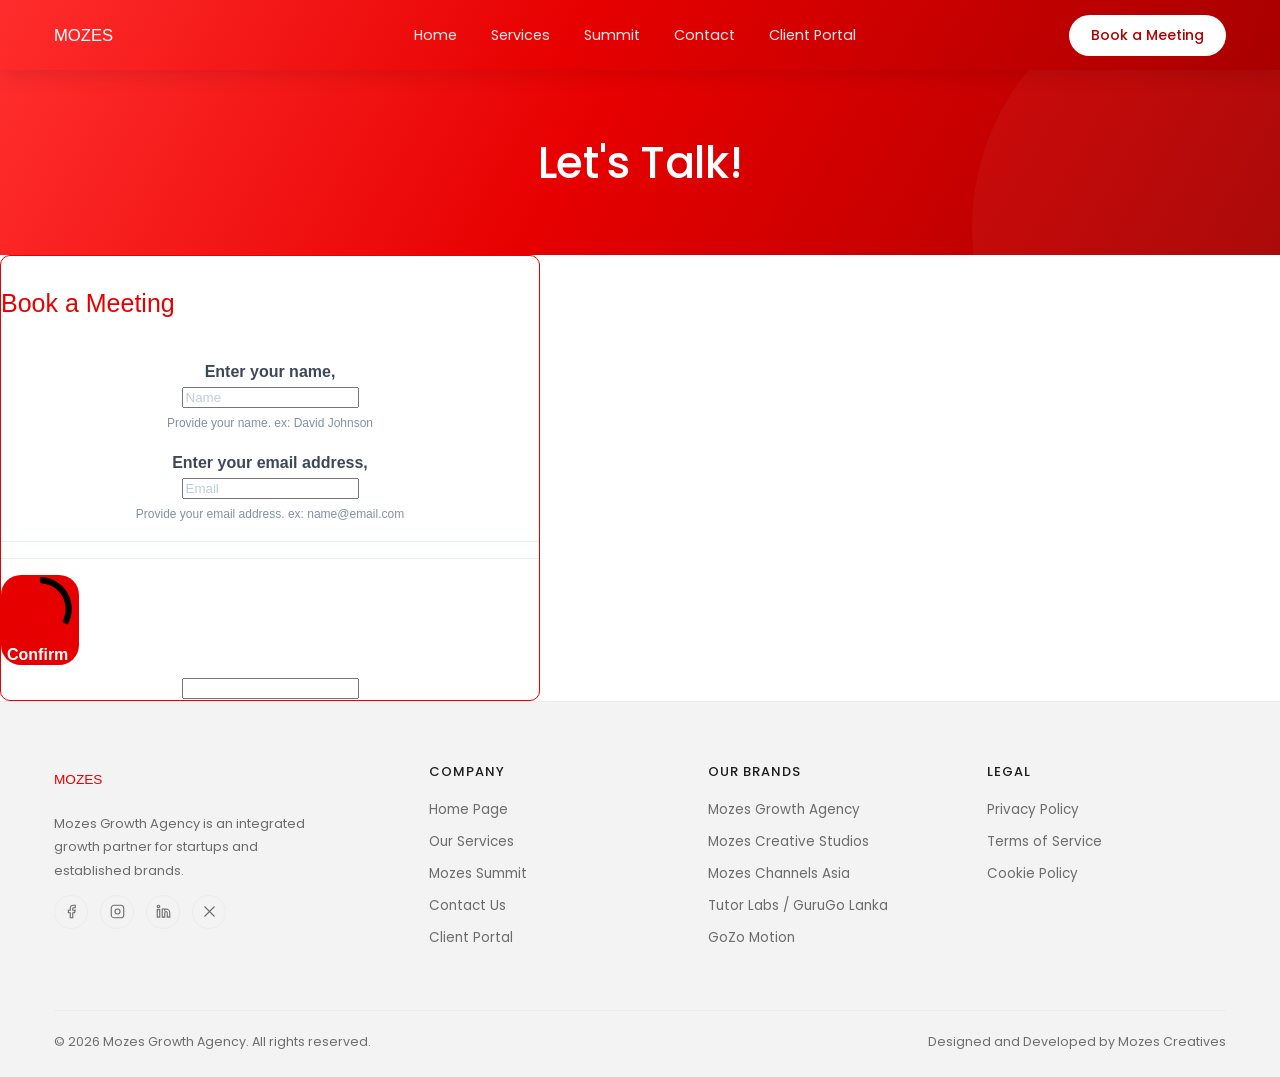
<file: book-a-meeting.html>
<!DOCTYPE html>
<html lang="en">
<head>
  
     <!-- ====== FAVICON LINK ====== -->
  <link rel="icon" type="image" href="https://ik.imagekit.io/mozes/Logos/fav"></link>

  <meta charset="UTF-8">
  <meta name="viewport" content="width=device-width, initial-scale=1.0">
  <title>Book a Meeting - Mozes Growth Agency</title>
  <meta name="description" content="Schedule a free consultation with Mozes Growth Agency. Let's discuss your growth.">
  <link rel="preconnect" href="https://fonts.googleapis.com">
  <link rel="preconnect" href="https://fonts.gstatic.com" crossorigin>
  <link href="https://fonts.googleapis.com/css2?family=Poppins:wght@300;400;500;600;700&display=swap" rel="stylesheet">
  
  <!-- ====== ALL STYLES ====== -->
  <link rel="stylesheet" href="styles.css">
</head>
<body>

  <!-- ====== NAVBAR (injected by navbar.js) ====== -->
  <header class="navbar" id="navbarRoot"></header>

      <section class="read-hero">
      <div class="wrap">
        <div class="read-hero-content">
          <h1>Let's Talk!</h1>
        </div>
      </div>
    </section>

















  <!-- Begin Brevo Form -->


<!-- START - We recommend to place the below code in head tag of your website html  -->

<style>
  @font-face {
    font-display: block;
    font-family: Roboto;
    src: url(https://assets.brevo.com/font/Roboto/Latin/normal/normal/7529907e9eaf8ebb5220c5f9850e3811.woff2) format("woff2"), url(https://assets.brevo.com/font/Roboto/Latin/normal/normal/25c678feafdc175a70922a116c9be3e7.woff) format("woff")
  }

  @font-face {
    font-display: fallback;
    font-family: Roboto;
    font-weight: 600;
    src: url(https://assets.brevo.com/font/Roboto/Latin/medium/normal/6e9caeeafb1f3491be3e32744bc30440.woff2) format("woff2"), url(https://assets.brevo.com/font/Roboto/Latin/medium/normal/71501f0d8d5aa95960f6475d5487d4c2.woff) format("woff")
  }

  @font-face {
    font-display: fallback;
    font-family: Roboto;
    font-weight: 700;
    src: url(https://assets.brevo.com/font/Roboto/Latin/bold/normal/3ef7cf158f310cf752d5ad08cd0e7e60.woff2) format("woff2"), url(https://assets.brevo.com/font/Roboto/Latin/bold/normal/ece3a1d82f18b60bcce0211725c476aa.woff) format("woff")
  }

  :where(.sib-form-message-panel) {
    display: none;
  }

  :where(.sib-form-message-panel .sib-notification__icon) {
    width: 20px;
    height: 20px;
  }


  #sib-container input:-ms-input-placeholder {
    font-family: Helvetica, sans-serif;
    text-align: left;
    color: #c0ccda;
  }

  #sib-container input::placeholder {
    font-family: Helvetica, sans-serif;
    text-align: left;
    color: #c0ccda;
  }

  #sib-container textarea::placeholder {
    font-family: Helvetica, sans-serif;
    text-align: left;
    color: #c0ccda;
  }


  #sib-container a {
    text-decoration: underline;
    color: #2BB2FC;
  }
</style>
<link rel="stylesheet" href="https://sibforms.com/forms/end-form/build/sib-styles.css">


<!--  END - We recommend to place the above code in head tag of your website html -->






<!-- START - We recommend to place the below code where you want the form in your website html  -->
<div class="sib-form" style="text-align: center;
         background-color: transparent; 
        
        
        
        ">
  <div id="sib-form-container" class="sib-form-container">
    <div id="error-message" class="sib-form-message-panel" style="font-family:Helvetica, sans-serif; font-size:16px; text-align:left; color:#661d1d; background-color:#ffeded; border-color:#ff4949; border-radius:3px;
        max-width:540px;">
      <div class="sib-form-message-panel__text sib-form-message-panel__text--center">
        <svg viewBox="0 0 512 512" class="sib-icon sib-notification__icon">
          <path d="M256 40c118.621 0 216 96.075 216 216 0 119.291-96.61 216-216 216-119.244 0-216-96.562-216-216 0-119.203 96.602-216 216-216m0-32C119.043 8 8 119.083 8 256c0 136.997 111.043 248 248 248s248-111.003 248-248C504 119.083 392.957 8 256 8zm-11.49 120h22.979c6.823 0 12.274 5.682 11.99 12.5l-7 168c-.268 6.428-5.556 11.5-11.99 11.5h-8.979c-6.433 0-11.722-5.073-11.99-11.5l-7-168c-.283-6.818 5.167-12.5 11.99-12.5zM256 340c-15.464 0-28 12.536-28 28s12.536 28 28 28 28-12.536 28-28-12.536-28-28-28z" />
        </svg>
        <span class="sib-form-message-panel__inner-text">


                Your booking could not be saved. Please try again.
              
            
          </span>
      </div>
    </div>
    <div></div>
    <div id="success-message" class="sib-form-message-panel" style="font-family:Helvetica, sans-serif; font-size:16px; text-align:left; color:#085229; background-color:#e7faf0; border-color:#13ce66; border-radius:3px;
        max-width:540px;">
      <div class="sib-form-message-panel__text sib-form-message-panel__text--center">
        <svg viewBox="0 0 512 512" class="sib-icon sib-notification__icon">
          <path d="M256 8C119.033 8 8 119.033 8 256s111.033 248 248 248 248-111.033 248-248S392.967 8 256 8zm0 464c-118.664 0-216-96.055-216-216 0-118.663 96.055-216 216-216 118.664 0 216 96.055 216 216 0 118.663-96.055 216-216 216zm141.63-274.961L217.15 376.071c-4.705 4.667-12.303 4.637-16.97-.068l-85.878-86.572c-4.667-4.705-4.637-12.303.068-16.97l8.52-8.451c4.705-4.667 12.303-4.637 16.97.068l68.976 69.533 163.441-162.13c4.705-4.667 12.303-4.637 16.97.068l8.451 8.52c4.668 4.705 4.637 12.303-.068 16.97z" />
        </svg>
        <span class="sib-form-message-panel__inner-text">


                Your booking has been successful.
             
            
          </span>
      </div>
    </div>
    <div></div>
    <div id="sib-container" class="sib-container--large sib-container--vertical" style="max-width:540px; text-align:center; background-color:rgba(255,255,255,1); border-width:1px; border-style:solid; border-color:#e70000; border-radius:10px; direction:ltr">
      <form id="sib-form" method="POST" action="https://5739e9fa.sibforms.com/serve/[base64]" data-type="subscription">


        <div style="padding: 8px 0;">


          <div class="sib-form-block" style="font-family:Helvetica, sans-serif; font-size:25px; text-align:left; color:#e70000; background-color:transparent; text-align:left">
            <p>Book a Meeting</p>
          </div>



        </div>



        <div style="padding: 8px 0;">



          <div class="sib-input sib-form-block">
            <div class="form__entry entry_block">
              <div class="form__label-row ">


                <label class="entry__label" style="font-weight: 700; text-align: left; font-family:Helvetica, sans-serif; font-size:16px; font-weight:700; text-align:left; color:#3c4858;" for="FIRSTNAME" data-required="*">Enter your name,</label>




                <div class="entry__field">

                  <input class="input " maxlength="200" type="text" id="FIRSTNAME" name="FIRSTNAME" autocomplete="off" placeholder="Name" data-required="true" required />

                </div>

              </div>

              <label class="entry__error entry__error--primary" style="font-family:Helvetica, sans-serif; font-size:16px; text-align:left; color:#661d1d; background-color:#ffeded; border-color:#ff4949; border-radius:3px;">
              </label>



              <label class="entry__specification" style="font-family:Helvetica, sans-serif; font-size:12px; text-align:left; color:#8390A4; text-align: left ">
                Provide your name. ex: David Johnson
              </label>

            </div>
          </div>




        </div>



        <div style="padding: 8px 0;">



          <div class="sib-input sib-form-block">
            <div class="form__entry entry_block">
              <div class="form__label-row ">


                <label class="entry__label" style="font-weight: 700; text-align: left; font-family:Helvetica, sans-serif; font-size:16px; font-weight:700; text-align:left; color:#3c4858;" for="EMAIL" data-required="*">Enter your email address,</label>




                <div class="entry__field">

                  <input class="input " type="text" id="EMAIL" name="EMAIL" autocomplete="off" value="" placeholder="Email" data-required="true" required />

                </div>

              </div>

              <label class="entry__error entry__error--primary" style="font-family:Helvetica, sans-serif; font-size:16px; text-align:left; color:#661d1d; background-color:#ffeded; border-color:#ff4949; border-radius:3px;">
              </label>



              <label class="entry__specification" style="font-family:Helvetica, sans-serif; font-size:12px; text-align:left; color:#8390A4; text-align: left ">
                Provide your email address. ex: name@email.com
              </label>

            </div>
          </div>




        </div>



        <div style="padding: 8px 0;">


          <div class="sib-form-block sib-divider-form-block">
            <div style="border: 0; border-bottom: 1px solid #E5EDF6"></div>
          </div>



        </div>



        <div style="padding: 8px 0;">


          <div class="sib-form-block sib-divider-form-block">
            <div style="border: 0; border-bottom: 1px solid #E5EDF6"></div>
          </div>



        </div>



        <div style="padding: 8px 0;">


          <div class="sib-form-block" style="text-align: left">
            <button class="sib-form-block__button sib-form-block__button-with-loader" style="font-family:Helvetica, sans-serif; font-size:16px; font-weight:700; text-align:left; color:#FFFFFF; background-color:#e70000; border-width:0px; border-radius:20px;" form="sib-form" type="submit">
              <svg class="icon clickable__icon progress-indicator__icon sib-hide-loader-icon" viewBox="0 0 512 512">
                <path d="M460.116 373.846l-20.823-12.022c-5.541-3.199-7.54-10.159-4.663-15.874 30.137-59.886 28.343-131.652-5.386-189.946-33.641-58.394-94.896-95.833-161.827-99.676C261.028 55.961 256 50.751 256 44.352V20.309c0-6.904 5.808-12.337 12.703-11.982 83.556 4.306 160.163 50.864 202.11 123.677 42.063 72.696 44.079 162.316 6.031 236.832-3.14 6.148-10.75 8.461-16.728 5.01z" />
              </svg>
              Confirm
            </button>


          </div>



        </div>



        <input type="text" name="email_address_check" value="" class="input--hidden">


        <input type="hidden" name="locale" value="en">


      </form>
    </div>
  </div>
</div>
<!-- END - We recommend to place the above code where you want the form in your website html  -->

<!-- START - We recommend to place the below code in footer or bottom of your website html  -->
<script>
  window.REQUIRED_CODE_ERROR_MESSAGE = 'Please choose a country code';
  window.LOCALE = 'en';




  window.EMAIL_INVALID_MESSAGE = window.SMS_INVALID_MESSAGE = "The information provided is invalid. Please review the field format and try again.";





  window.REQUIRED_ERROR_MESSAGE = "This field cannot be left blank. ";

  window.GENERIC_INVALID_MESSAGE = "The information provided is invalid. Please review the field format and try again.";


  window.INVALID_NUMBER = "The information provided is invalid. Please review the field format and try again.";




  window.INVALID_DATE = "Please enter a valid date";



  window.REQUIRED_MULTISELECT_MESSAGE = 'Please select at least 1 option';


  window.translation = {
    common: {
      selectedList: '{quantity} list selected',
      selectedLists: '{quantity} lists selected',
      selectedOption: '{quantity} selected',
      selectedOptions: '{quantity} selected',
    }
  };

  var AUTOHIDE = Boolean(0);
</script>



<script defer src="https://sibforms.com/forms/end-form/build/main.js"></script>




<!-- END - We recommend to place the above code in footer or bottom of your website html  -->

<!-- End Brevo Form -->






















  <!-- ====== FOOTER (injected by footer.js) ====== -->
  <footer id="footerRoot"></footer>

  <!-- ====== ALL SCRIPTS ====== -->
  <script src="scripts.js" defer></script>
</body>
</html>
</file>
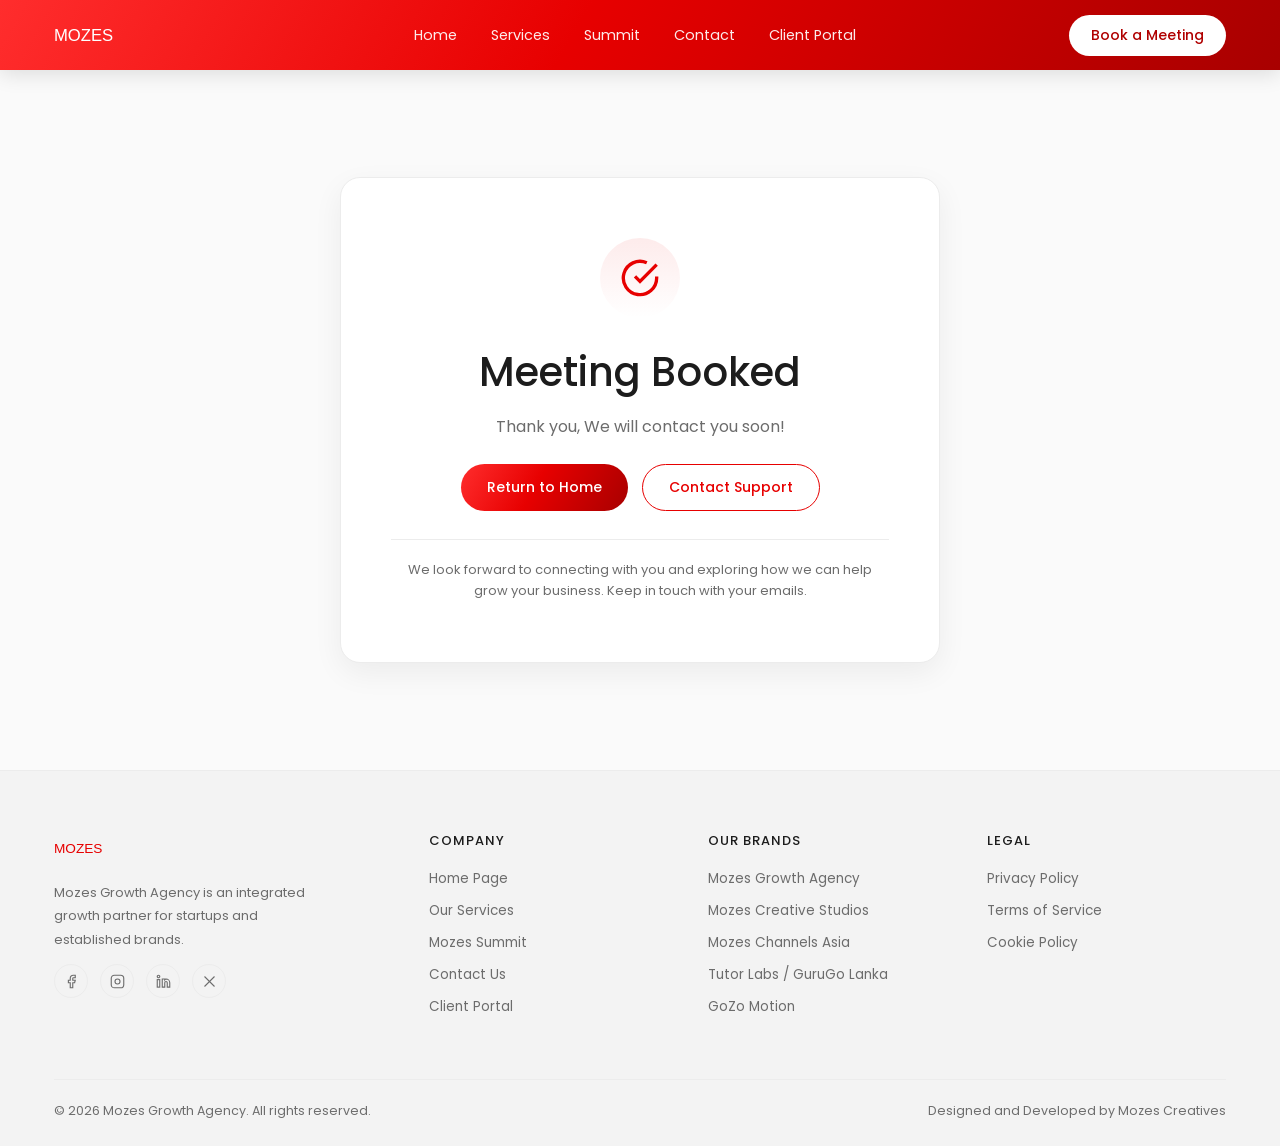
<file: booked.html>
<!DOCTYPE html>
<html lang="en">
<head>
     <!-- ====== FAVICON LINK ====== -->
  <link rel="icon" type="image" href="https://ik.imagekit.io/mozes/Logos/fav"></link>

  <meta charset="UTF-8">
  <meta name="viewport" content="width=device-width, initial-scale=1.0">
  <title>Meeting Booked - Mozes Growth Agency</title>
  <meta name="description" content="Thank you for booking a meeting with the Mozes Growth Agency. We will contact you soon!">
  <link rel="preconnect" href="https://fonts.googleapis.com">
  <link rel="preconnect" href="https://fonts.gstatic.com" crossorigin>
  <link href="https://fonts.googleapis.com/css2?family=Poppins:wght@300;400;500;600;700&display=swap" rel="stylesheet">
  
  <!-- ====== ALL STYLES ====== -->
  <link rel="stylesheet" href="styles.css">
</head>
<body>

  <!-- ====== NAVBAR (injected by navbar.js) ====== -->
  <header class="navbar" id="navbarRoot"></header>

  <main>
    <!-- ============================================================
         THANK YOU HERO
         ============================================================ -->
    <section class="thankyou-hero">
      <div class="wrap">
        <div class="thankyou-content">
          <div class="thankyou-icon">
            <svg viewBox="0 0 24 24" fill="none" stroke="currentColor" stroke-width="2">
              <path d="M22 11.08V12a10 10 0 1 1-5.93-9.14"/>
              <polyline points="22 4 12 14.01 9 11.01"/>
            </svg>
          </div>
          <h1>Meeting Booked</h1>
          <p class="thankyou-subtitle">Thank you, We will contact you soon!</p>
    
          <div class="thankyou-actions">
            <a href="/index.html" class="btn solid">Return to Home</a>
            <a href="mailto:hello@mozes.live" class="btn">Contact Support</a>
          </div>
          <div class="thankyou-footer-text">
            <p>We look forward to connecting with you and exploring how we can help grow your business.  Keep in touch with your emails.</p>
          </div>
        </div>
      </div>
    </section>

  </main>

  <!-- ====== FOOTER (injected by footer.js) ====== -->
  <footer id="footerRoot"></footer>

  <!-- ====== ALL SCRIPTS ====== -->
  <script src="scripts.js" defer></script>
</body>
</html>
</file>
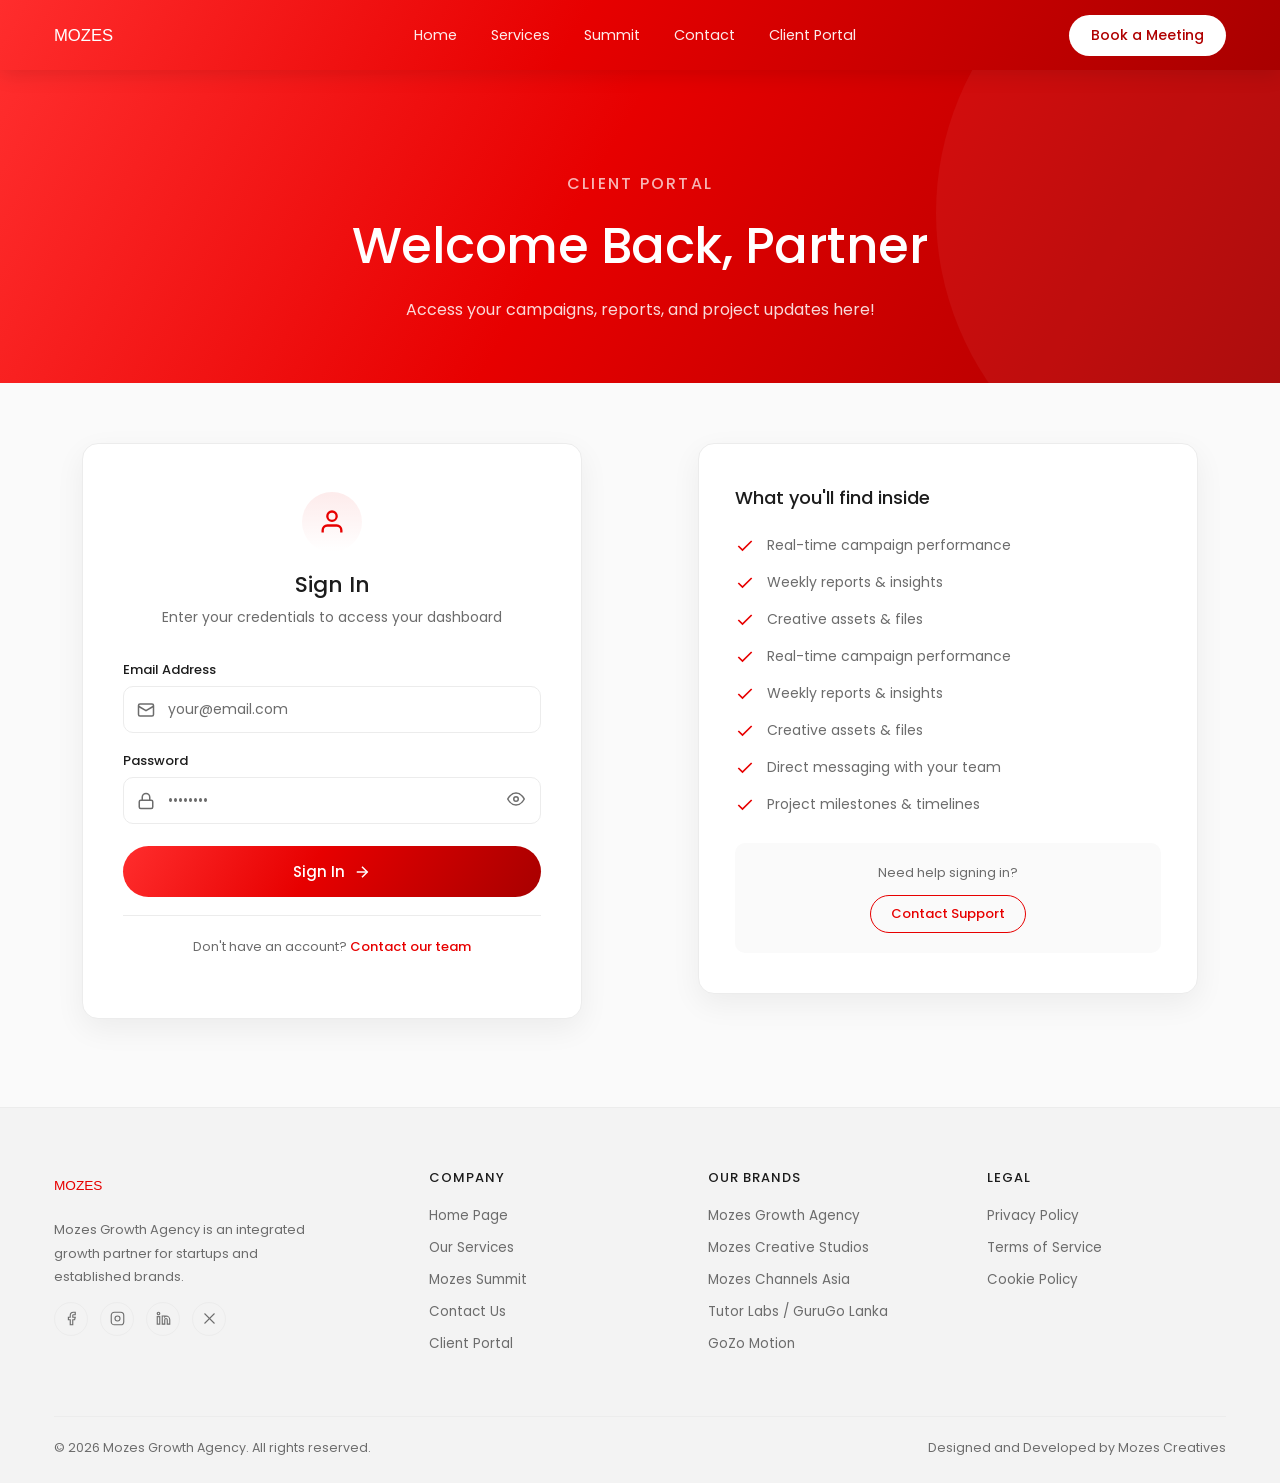
<file: client-portal.html>
<!DOCTYPE html>
<html lang="en">
<head>
       <!-- ====== FAVICON LINK ====== -->
  <link rel="icon" type="image" href="https://ik.imagekit.io/mozes/Logos/fav"></link>

  <meta charset="UTF-8">
  <meta name="viewport" content="width=device-width, initial-scale=1.0">
  <title>Client Portal - Mozes Growth Agency</title>
  <meta name="description" content="Client portal for Mozes Growth Agency partners. Access your campaigns, reports, and project updates.">
  <link rel="preconnect" href="https://fonts.googleapis.com">
  <link rel="preconnect" href="https://fonts.gstatic.com" crossorigin>
  <link href="https://fonts.googleapis.com/css2?family=Poppins:wght@300;400;500;600;700&display=swap" rel="stylesheet">
  
  <!-- ====== ALL STYLES ====== -->
  <link rel="stylesheet" href="styles.css">
</head>
<body>

  <!-- ====== NAVBAR (injected by navbar.js) ====== -->
  <header class="navbar" id="navbarRoot"></header>

  <main class="portal-main">
    <!-- ============================================================
         CLIENT PORTAL HERO (Reduced Height)
         ============================================================ -->
    <section class="portal-hero">
      <div class="wrap">
        <div class="portal-hero-content">
          <p class="eyebrow">Client Portal</p>
          <h1>Welcome Back, Partner</h1>
          <p>Access your campaigns, reports, and project updates here!</p>
        </div>
      </div>
    </section>

    <!-- ============================================================
         LOGIN SECTION — Full height with equal boxes
         ============================================================ -->
    <section class="portal-section">
      <div class="wrap">
        <div class="portal-grid">
          
          <!-- Left: Login Form -->
          <div class="portal-login">
            <div class="login-card">
              <div class="login-header">
                <div class="login-icon">
                  <svg viewBox="0 0 24 24" fill="none" stroke="currentColor" stroke-width="2">
                    <path d="M20 21v-2a4 4 0 0 0-4-4H8a4 4 0 0 0-4 4v2"/>
                    <circle cx="12" cy="7" r="4"/>
                  </svg>
                </div>
                <h2>Sign In</h2>
                <p>Enter your credentials to access your dashboard</p>
              </div>

              <form class="login-form" id="loginForm" autocomplete="off">
                <div class="form-group">
                  <label for="loginEmail">Email Address</label>
                  <div class="input-wrapper">
                    <svg viewBox="0 0 24 24" fill="none" stroke="currentColor" stroke-width="2">
                      <rect x="2" y="4" width="20" height="16" rx="2"/>
                      <path d="m2 7 10 6 10-6"/>
                    </svg>
                    <input type="email" id="loginEmail" placeholder="your@email.com" required autocomplete="off">
                  </div>
                </div>

                <div class="form-group">
                  <label for="loginPassword">Password</label>
                  <div class="input-wrapper">
                    <svg viewBox="0 0 24 24" fill="none" stroke="currentColor" stroke-width="2">
                      <rect x="3" y="11" width="18" height="11" rx="2" ry="2"/>
                      <path d="M7 11V7a5 5 0 0 1 10 0v4"/>
                    </svg>
                    <input type="password" id="loginPassword" placeholder="••••••••" required autocomplete="off">
                    <button type="button" class="toggle-password" id="togglePassword" aria-label="Toggle password visibility">
                      <svg viewBox="0 0 24 24" fill="none" stroke="currentColor" stroke-width="2">
                        <path d="M1 12s4-8 11-8 11 8 11 8-4 8-11 8-11-8-11-8z"/>
                        <circle cx="12" cy="12" r="3"/>
                      </svg>
                    </button>
                  </div>
                </div>

                <div id="loginError" class="login-error" style="display:none;">
                  <svg viewBox="0 0 24 24" fill="none" stroke="currentColor" stroke-width="2">
                    <circle cx="12" cy="12" r="10"/>
                    <line x1="12" y1="8" x2="12" y2="12"/>
                    <line x1="12" y1="16" x2="12.01" y2="16"/>
                  </svg>
                  <span id="errorMessage">Invalid email or password. Please try again.</span>
                </div>

                <button type="submit" class="btn solid login-btn" id="loginBtn">
                  <span id="loginBtnText">Sign In</span>
                  <svg viewBox="0 0 24 24" fill="none" stroke="currentColor" stroke-width="2">
                    <line x1="5" y1="12" x2="19" y2="12"/>
                    <polyline points="12 5 19 12 12 19"/>
                  </svg>
                </button>

                <div class="login-footer">
                  <p>Don't have an account? <a href="mailto:hello@mozes.live">Contact our team</a></p>
                </div>
              </form>
            </div>
          </div>

          <!-- Right: Info / Features (Same height as login box) -->
          <div class="portal-info">
            <div class="info-card">
              <h3>What you'll find inside</h3>
              <ul class="info-list">
                <li>
                  <svg viewBox="0 0 24 24" fill="none" stroke="currentColor" stroke-width="2">
                    <polyline points="20 6 9 17 4 12"/>
                  </svg>
                  <span>Real-time campaign performance</span>
                </li>
                <li>
                  <svg viewBox="0 0 24 24" fill="none" stroke="currentColor" stroke-width="2">
                    <polyline points="20 6 9 17 4 12"/>
                  </svg>
                  <span>Weekly reports &amp; insights</span>
                </li>
                <li>
                  <svg viewBox="0 0 24 24" fill="none" stroke="currentColor" stroke-width="2">
                    <polyline points="20 6 9 17 4 12"/>
                  </svg>
                  <span>Creative assets &amp; files</span>
                </li>
                <li>
                  <svg viewBox="0 0 24 24" fill="none" stroke="currentColor" stroke-width="2">
                    <polyline points="20 6 9 17 4 12"/>
                  </svg>
                  <span>Real-time campaign performance</span>
                </li>
                <li>
                  <svg viewBox="0 0 24 24" fill="none" stroke="currentColor" stroke-width="2">
                    <polyline points="20 6 9 17 4 12"/>
                  </svg>
                  <span>Weekly reports &amp; insights</span>
                </li>
                <li>
                  <svg viewBox="0 0 24 24" fill="none" stroke="currentColor" stroke-width="2">
                    <polyline points="20 6 9 17 4 12"/>
                  </svg>
                  <span>Creative assets &amp; files</span>
                </li>
                <li>
                  <svg viewBox="0 0 24 24" fill="none" stroke="currentColor" stroke-width="2">
                    <polyline points="20 6 9 17 4 12"/>
                  </svg>
                  <span>Direct messaging with your team</span>
                </li>
                <li>
                  <svg viewBox="0 0 24 24" fill="none" stroke="currentColor" stroke-width="2">
                    <polyline points="20 6 9 17 4 12"/>
                  </svg>
                  <span>Project milestones &amp; timelines</span>
                </li>
              </ul>
              <div class="info-support">
                <p>Need help signing in?</p>
                <a href="mailto:hello@mozes.live" class="btn small">Contact Support</a>
              </div>
            </div>
          </div>

        </div>
      </div>
    </section>

  </main>

  <!-- ====== FOOTER (injected by footer.js) ====== -->
  <footer id="footerRoot"></footer>

  <!-- ====== ALL SCRIPTS ====== -->
  <script src="scripts.js" defer></script>
</body>
</html>
</file>
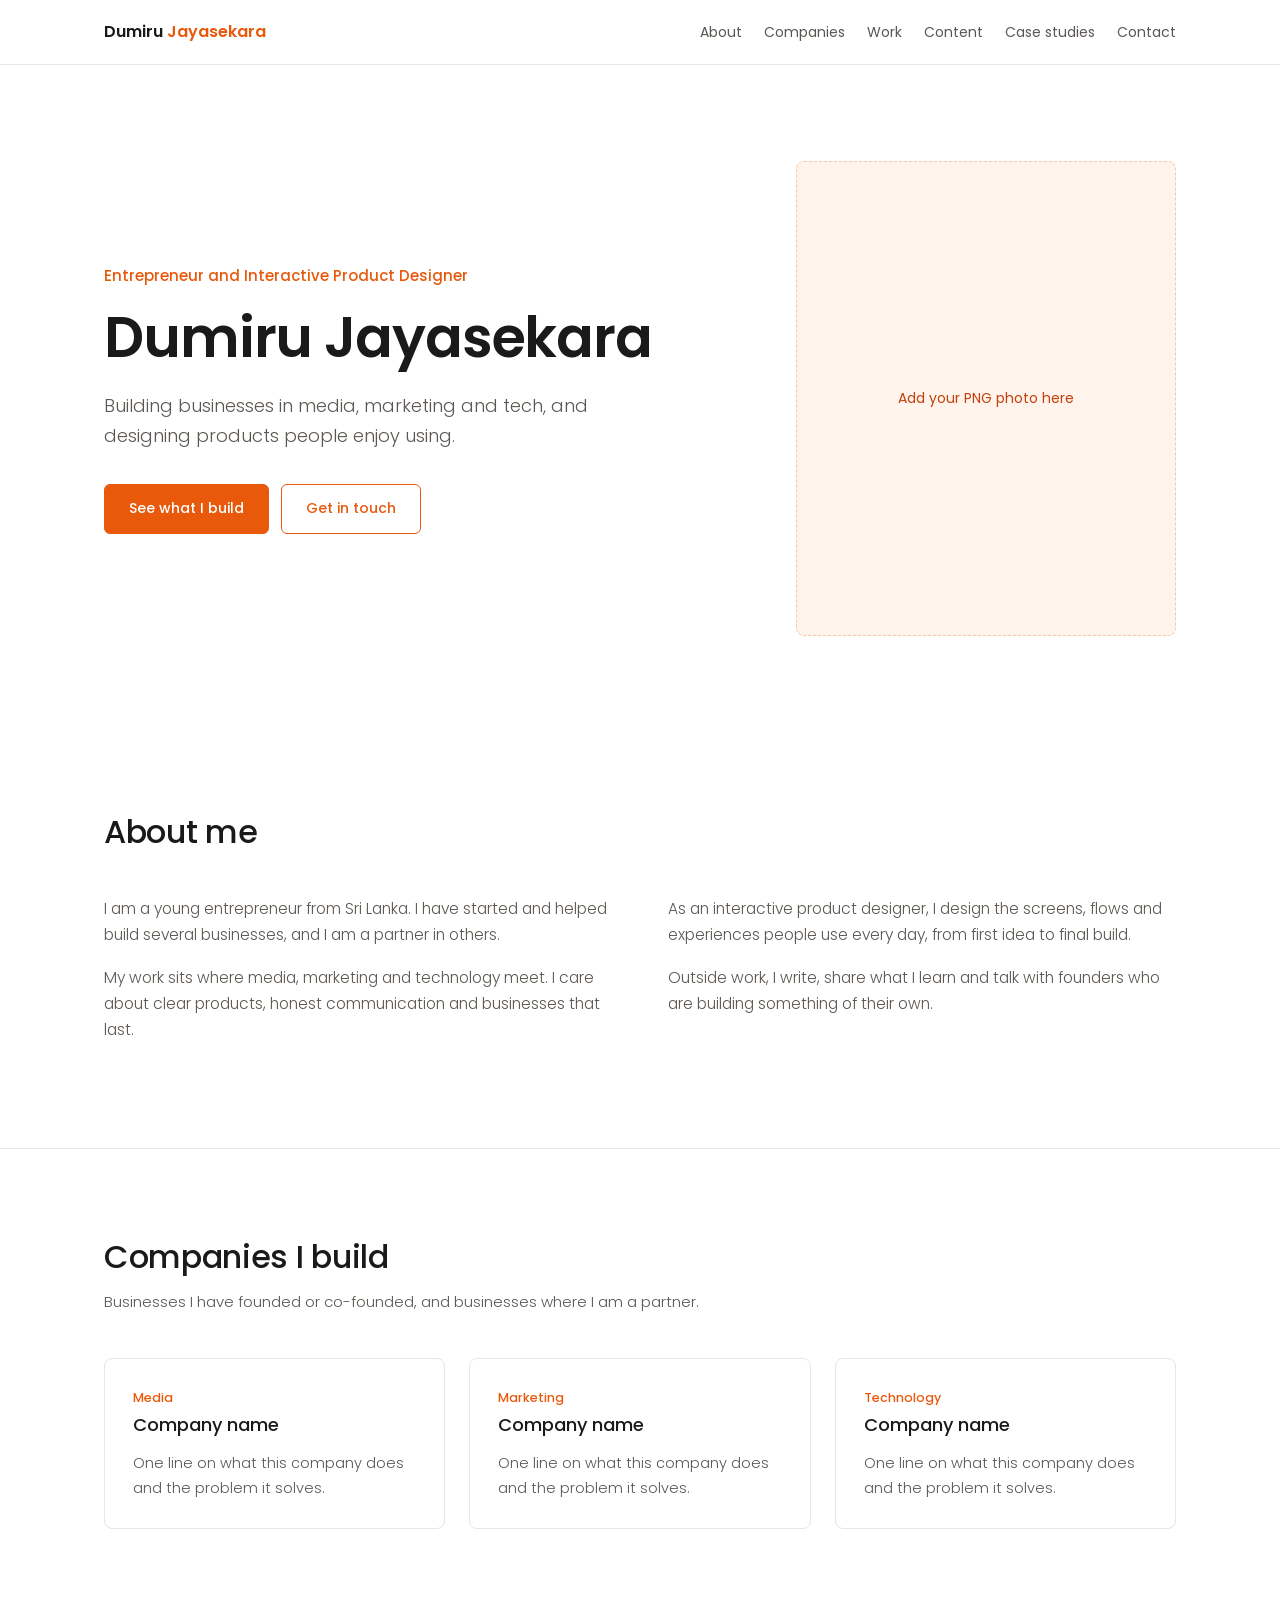
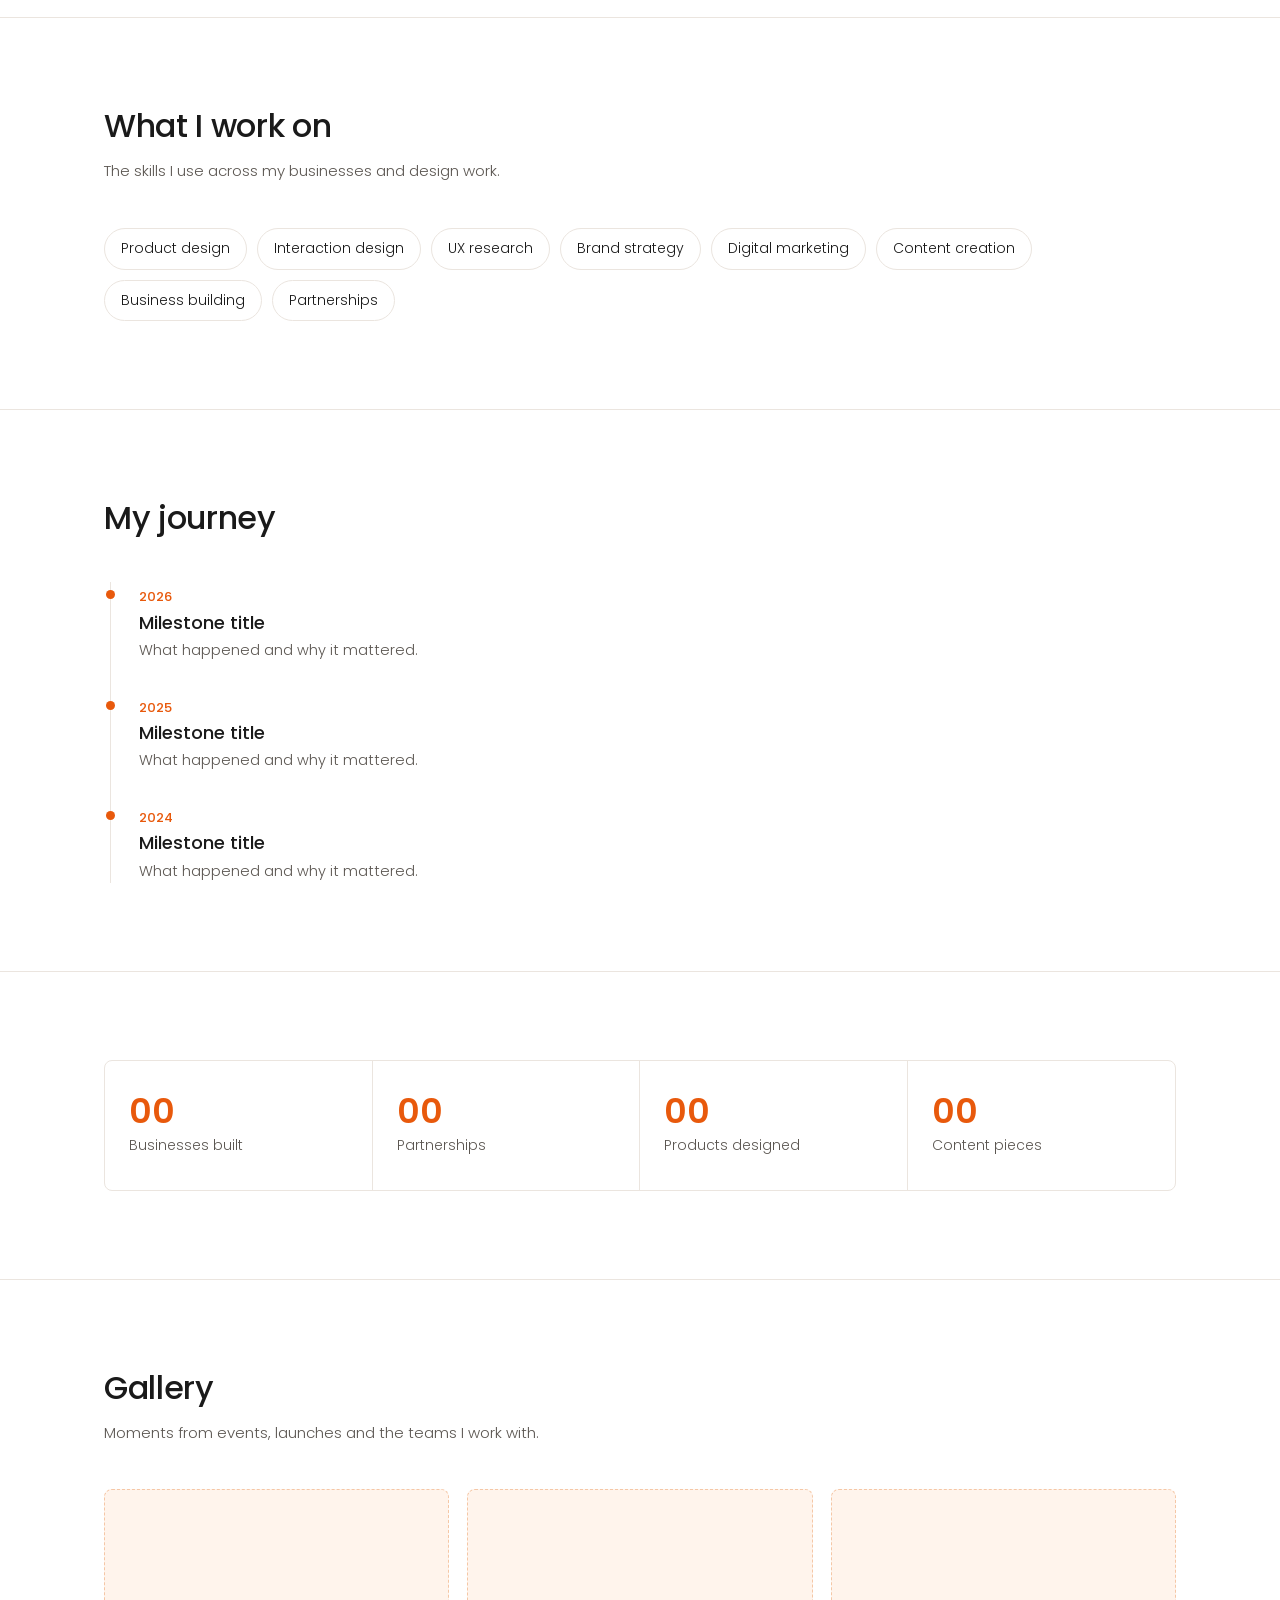
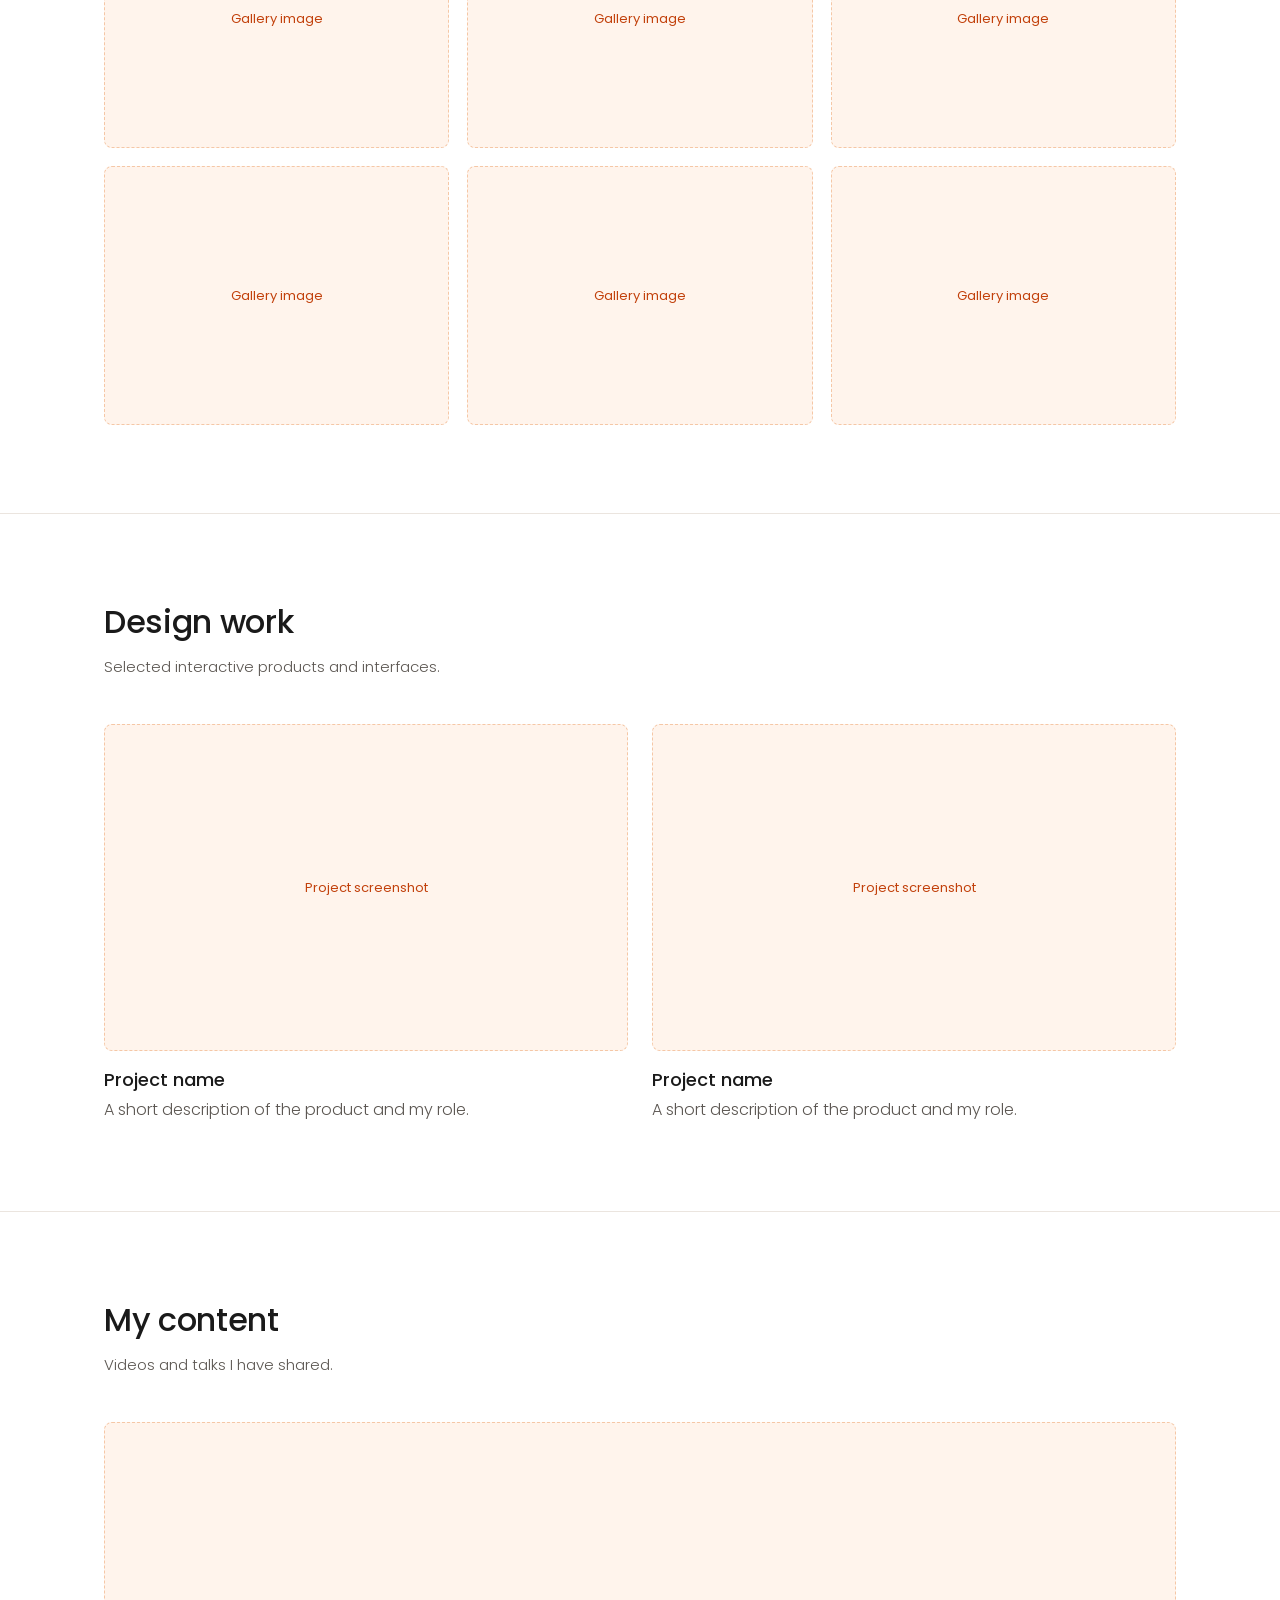
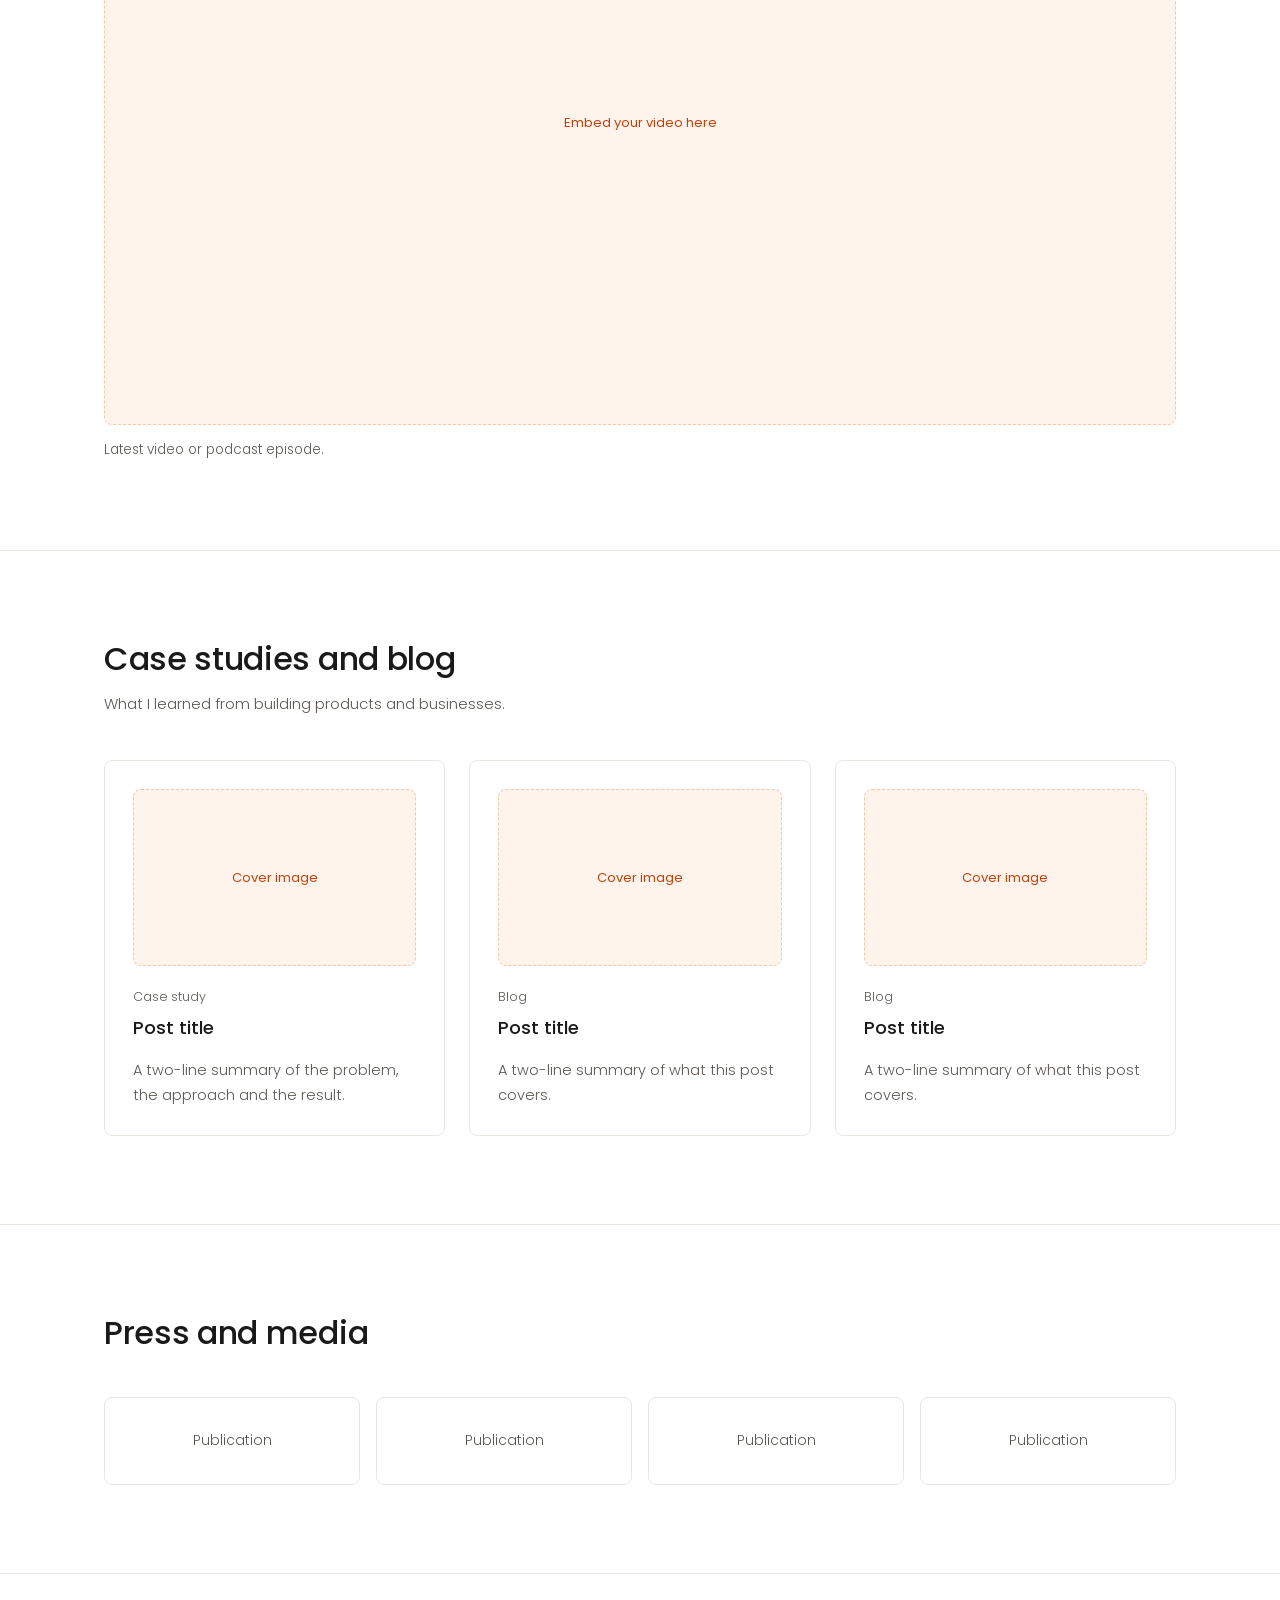
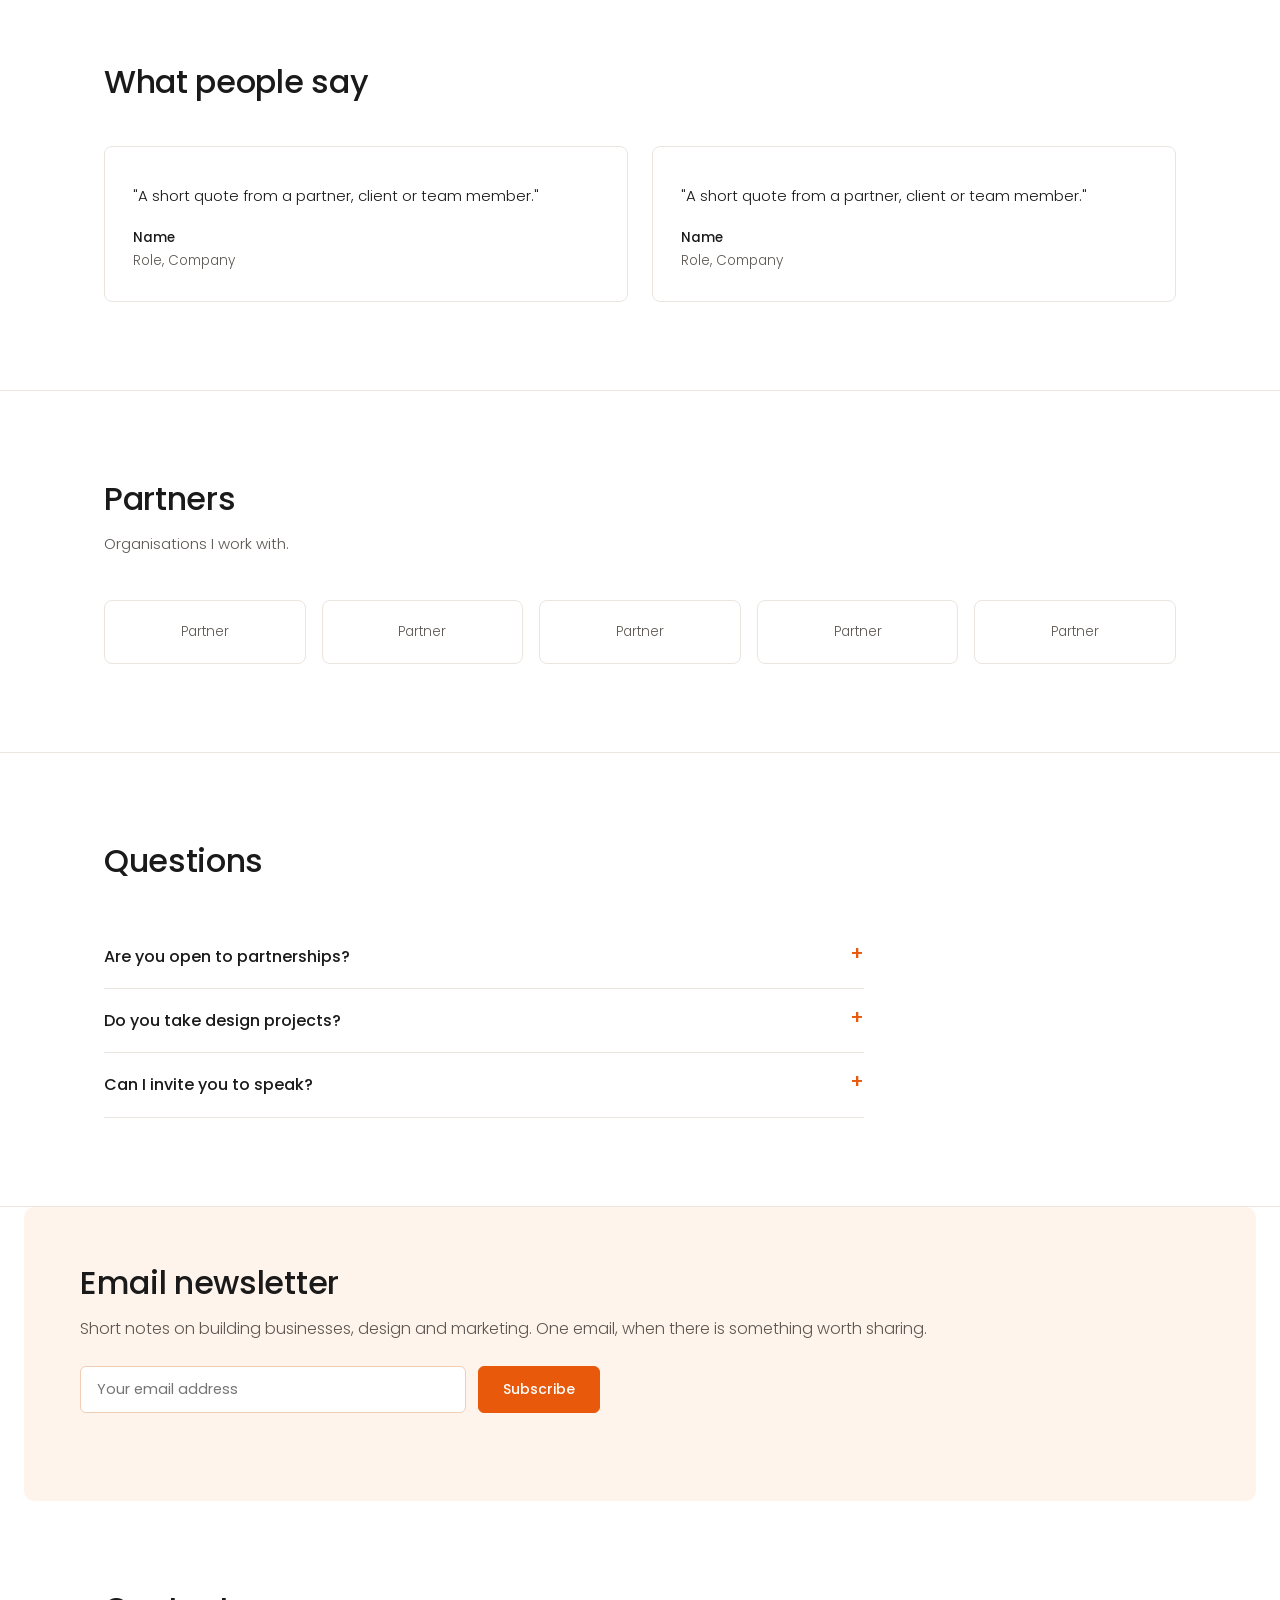
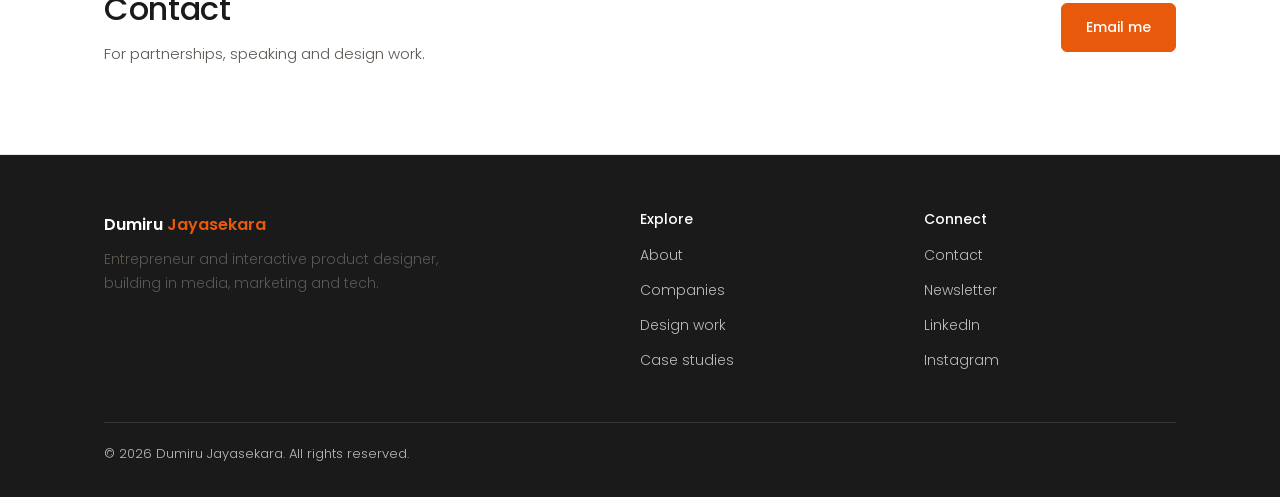
<file: Dumiru Jayasekara - Personal Brand.html>
<!DOCTYPE html>
<html lang="en">
<head>
<meta charset="UTF-8">
<meta name="viewport" content="width=device-width, initial-scale=1.0, viewport-fit=cover">
<title>Dumiru Jayasekara - Entrepreneur and Interactive Product Designer</title>
<meta name="description" content="Dumiru Jayasekara builds businesses in media, marketing and tech, and designs interactive products.">
<link rel="preconnect" href="https://fonts.googleapis.com">
<link rel="preconnect" href="https://fonts.gstatic.com" crossorigin>
<link href="https://fonts.googleapis.com/css2?family=Poppins:wght@300;400;500;600&display=swap" rel="stylesheet">
<style>
:root{
  --orange:#E8590C;
  --orange-dark:#C2410C;
  --orange-tint:#FFF4EC;
  --ink:#1A1A1A;
  --ink-soft:#5C5752;
  --line:#EBE5DF;
  --white:#FFFFFF;
  --wrap:1120px;
}
*{box-sizing:border-box;margin:0;padding:0}
html{scroll-behavior:smooth;scroll-padding-top:72px}
body{font-family:'Poppins',sans-serif;color:var(--ink);background:var(--white);font-size:16px;line-height:1.7;font-weight:300}
h1,h2,h3,h4{font-weight:500;line-height:1.25;color:var(--ink)}
h1{font-size:clamp(34px,5vw,56px);font-weight:600;letter-spacing:-.02em}
h2{font-size:clamp(24px,3vw,32px);letter-spacing:-.01em;margin-bottom:12px}
h3{font-size:18px}
p{color:var(--ink-soft)}
a{color:var(--orange);text-decoration:none}
a:hover{color:var(--orange-dark)}
img{max-width:100%;display:block}
:focus-visible{outline:2px solid var(--orange);outline-offset:3px;border-radius:4px}
.wrap{max-width:var(--wrap);margin:0 auto;padding:0 24px}
section{padding:88px 0;border-bottom:1px solid var(--line)}
.section-head{margin-bottom:44px;max-width:620px}
.section-head p{font-size:15px}
.btn{display:inline-block;font-family:inherit;font-size:14px;font-weight:500;padding:12px 24px;border-radius:6px;border:1px solid var(--orange);background:var(--orange);color:var(--white);cursor:pointer;transition:background .2s,color .2s}
.btn:hover{background:var(--orange-dark);border-color:var(--orange-dark);color:var(--white)}
.btn.outline{background:transparent;color:var(--orange)}
.btn.outline:hover{background:var(--orange);color:var(--white)}
.grid-3{display:grid;grid-template-columns:repeat(3,1fr);gap:24px}
.grid-2{display:grid;grid-template-columns:repeat(2,1fr);gap:24px}
.card{border:1px solid var(--line);border-radius:8px;padding:28px;background:var(--white)}
.card p{font-size:14.5px;margin-top:8px}
.placeholder{background:var(--orange-tint);border:1px dashed #F5C7A6;border-radius:8px;display:flex;align-items:center;justify-content:center;color:var(--orange-dark);font-size:13px;font-weight:400;text-align:center;padding:16px}

/* NAV */
.nav{position:sticky;top:0;z-index:50;background:rgba(255,255,255,.96);border-bottom:1px solid var(--line)}
.nav .wrap{display:flex;align-items:center;justify-content:space-between;height:64px}
.brand{font-weight:600;color:var(--ink);font-size:16px}
.brand span{color:var(--orange)}
.nav ul{list-style:none;display:flex;gap:22px}
.nav ul a{color:var(--ink-soft);font-size:14px;font-weight:400}
.nav ul a:hover{color:var(--orange)}
.menu-btn{display:none;background:none;border:1px solid var(--line);border-radius:6px;padding:6px 12px;font-family:inherit;font-size:14px;cursor:pointer;color:var(--ink)}

/* HERO */
.hero{padding:96px 0 88px}
.hero .wrap{display:grid;grid-template-columns:1.1fr .9fr;gap:56px;align-items:center}
.hero-role{font-size:15px;color:var(--orange);font-weight:500;margin-bottom:14px}
.hero h1{margin-bottom:18px}
.tagline{font-size:18px;color:var(--ink-soft);max-width:520px;margin-bottom:32px}
.hero-actions{display:flex;gap:12px;flex-wrap:wrap}
.hero-photo{aspect-ratio:4/5;max-width:380px;width:100%;justify-self:end}
.hero-photo .placeholder{height:100%;font-size:14px}

/* COMPANIES */
.company{display:flex;flex-direction:column;gap:6px}
.company .tag{font-size:12.5px;color:var(--orange);font-weight:500}

/* ABOUT */
.about-grid{display:grid;grid-template-columns:1fr 1fr;gap:56px;align-items:start}
.about-grid p{margin-bottom:16px;font-size:15.5px}

/* EXPERTISE */
.chips{display:flex;flex-wrap:wrap;gap:10px}
.chip{border:1px solid var(--line);border-radius:999px;padding:8px 16px;font-size:14px;color:var(--ink)}

/* JOURNEY */
.timeline{list-style:none;border-left:1px solid var(--line);margin-left:6px;max-width:680px}
.timeline li{padding:0 0 30px 28px;position:relative}
.timeline li::before{content:"";position:absolute;left:-5px;top:8px;width:9px;height:9px;border-radius:50%;background:var(--orange)}
.timeline li:last-child{padding-bottom:0}
.timeline .year{font-size:13px;color:var(--orange);font-weight:500}
.timeline h3{margin:2px 0 4px}
.timeline p{font-size:14.5px}

/* NUMBERS */
.numbers{display:grid;grid-template-columns:repeat(4,1fr);border:1px solid var(--line);border-radius:8px}
.numbers div{padding:32px 24px;border-right:1px solid var(--line)}
.numbers div:last-child{border-right:none}
.numbers strong{display:block;font-size:34px;font-weight:600;color:var(--orange);line-height:1.1}
.numbers span{font-size:14px;color:var(--ink-soft)}

/* GALLERY */
.gallery{display:grid;grid-template-columns:repeat(3,1fr);gap:18px}
.gallery .placeholder{aspect-ratio:4/3}

/* WORK */
.work-card .placeholder{aspect-ratio:16/10;margin-bottom:18px}
.work-card h3{margin-bottom:4px}

/* CONTENT EMBEDS */
.embed{aspect-ratio:16/9;width:100%}
.embed-note{font-size:13.5px;margin-top:14px}

/* BLOG */
.post{display:flex;flex-direction:column;gap:10px}
.post .placeholder{aspect-ratio:16/10;margin-bottom:10px}
.post .meta{font-size:12.5px;color:var(--ink-soft)}
.post h3 a{color:var(--ink)}
.post h3 a:hover{color:var(--orange)}
.post p{font-size:14.5px}

/* PRESS */
.press-logos{display:grid;grid-template-columns:repeat(4,1fr);gap:16px}
.press-logos div{border:1px solid var(--line);border-radius:8px;height:88px;display:flex;align-items:center;justify-content:center;color:var(--ink-soft);font-size:14px}

/* TESTIMONIALS */
.quote p{font-size:15px;color:var(--ink);margin-bottom:18px}
.quote .who{font-size:13.5px;color:var(--ink-soft)}
.quote .who strong{color:var(--ink);font-weight:500;display:block}

/* PARTNERS */
.partners{display:grid;grid-template-columns:repeat(5,1fr);gap:16px}
.partners div{height:64px;border:1px solid var(--line);border-radius:8px;display:flex;align-items:center;justify-content:center;font-size:13.5px;color:var(--ink-soft)}

/* FAQ */
.faq{max-width:760px}
.faq details{border-bottom:1px solid var(--line);padding:18px 0}
.faq summary{cursor:pointer;font-weight:500;color:var(--ink);list-style:none;display:flex;justify-content:space-between;gap:16px}
.faq summary::-webkit-details-marker{display:none}
.faq summary::after{content:"+";color:var(--orange);font-size:20px;line-height:1}
.faq details[open] summary::after{content:"-"}
.faq details p{margin-top:12px;font-size:14.5px}

/* NEWSLETTER */
.newsletter{background:var(--orange-tint);border-radius:10px;padding:56px 48px;border:none}
.newsletter .wrap{padding:0}
.news-form{display:flex;gap:12px;max-width:520px;margin-top:24px;flex-wrap:wrap}
.news-form input{flex:1;min-width:220px;font-family:inherit;font-size:14.5px;padding:12px 16px;border:1px solid #F0CDB3;border-radius:6px;background:var(--white);color:var(--ink)}
.news-form input:focus{outline:2px solid var(--orange);outline-offset:1px;border-color:transparent}
.news-msg{font-size:13.5px;margin-top:12px;color:var(--orange-dark);min-height:20px}

/* CONTACT */
.contact-row{display:flex;justify-content:space-between;align-items:center;gap:24px;flex-wrap:wrap}
.contact-row p{font-size:15px}

/* FOOTER */
footer{padding:56px 0 32px;background:var(--ink);color:rgba(255,255,255,.7)}
.foot-grid{display:grid;grid-template-columns:2fr 1fr 1fr;gap:32px;margin-bottom:40px}
footer h4{color:var(--white);font-size:14px;margin-bottom:12px;font-weight:500}
footer ul{list-style:none}
footer li{margin-bottom:8px}
footer a{color:rgba(255,255,255,.7);font-size:14px}
footer a:hover{color:var(--orange)}
footer .brand{color:var(--white)}
footer .foot-about{font-size:14px;max-width:340px;margin-top:10px}
.foot-bottom{border-top:1px solid rgba(255,255,255,.12);padding-top:20px;font-size:13px}

/* RESPONSIVE */
@media (max-width:900px){
  .hero .wrap,.about-grid{grid-template-columns:1fr;gap:40px}
  .hero-photo{justify-self:start;max-width:300px}
  .grid-3,.gallery{grid-template-columns:1fr 1fr}
  .numbers{grid-template-columns:1fr 1fr}
  .numbers div:nth-child(2){border-right:none}
  .numbers div:nth-child(-n+2){border-bottom:1px solid var(--line)}
  .partners{grid-template-columns:repeat(3,1fr)}
  .press-logos{grid-template-columns:1fr 1fr}
  .foot-grid{grid-template-columns:1fr 1fr}
}
@media (max-width:700px){
  section{padding:64px 0}
  .menu-btn{display:block}
  .nav ul{display:none;position:absolute;top:64px;left:0;right:0;flex-direction:column;gap:0;background:var(--white);border-bottom:1px solid var(--line);padding:8px 24px 16px}
  .nav ul.open{display:flex}
  .nav ul li{padding:10px 0;border-bottom:1px solid var(--line)}
  .grid-3,.grid-2,.gallery{grid-template-columns:1fr}
  .partners{grid-template-columns:1fr 1fr}
  .newsletter{padding:36px 24px}
}
@media (prefers-reduced-motion:reduce){html{scroll-behavior:auto}*{transition:none!important}}
</style>
</head>
<body>

<!-- NAV -->
<header class="nav">
  <div class="wrap">
    <a href="#top" class="brand">Dumiru <span>Jayasekara</span></a>
    <button class="menu-btn" aria-expanded="false" aria-controls="menu">Menu</button>
    <nav aria-label="Main">
      <ul id="menu">
        <li><a href="#about">About</a></li>
        <li><a href="#companies">Companies</a></li>
        <li><a href="#work">Work</a></li>
        <li><a href="#content">Content</a></li>
        <li><a href="#case-studies">Case studies</a></li>
        <li><a href="#contact">Contact</a></li>
      </ul>
    </nav>
  </div>
</header>

<main id="top">

<!-- 1. HERO -->
<section class="hero" style="border-bottom:none">
  <div class="wrap">
    <div>
      <p class="hero-role">Entrepreneur and Interactive Product Designer</p>
      <h1>Dumiru Jayasekara</h1>
      <p class="tagline">Building businesses in media, marketing and tech, and designing products people enjoy using.</p>
      <div class="hero-actions">
        <a href="#companies" class="btn">See what I build</a>
        <a href="#contact" class="btn outline">Get in touch</a>
      </div>
    </div>
    <div class="hero-photo">
      <!-- Replace this div with <img src="your-photo.png" alt="Dumiru Jayasekara"> -->
      <div class="placeholder" role="img" aria-label="Photo placeholder">Add your PNG photo here</div>
    </div>
  </div>
</section>

<!-- 2. ABOUT -->
<section id="about">
  <div class="wrap">
    <div class="section-head"><h2>About me</h2></div>
    <div class="about-grid">
      <div>
        <p>I am a young entrepreneur from Sri Lanka. I have started and helped build several businesses, and I am a partner in others.</p>
        <p>My work sits where media, marketing and technology meet. I care about clear products, honest communication and businesses that last.</p>
      </div>
      <div>
        <p>As an interactive product designer, I design the screens, flows and experiences people use every day, from first idea to final build.</p>
        <p>Outside work, I write, share what I learn and talk with founders who are building something of their own.</p>
      </div>
    </div>
  </div>
</section>

<!-- 3. COMPANIES -->
<section id="companies">
  <div class="wrap">
    <div class="section-head">
      <h2>Companies I build</h2>
      <p>Businesses I have founded or co-founded, and businesses where I am a partner.</p>
    </div>
    <div class="grid-3">
      <article class="card company">
        <span class="tag">Media</span>
        <h3>Company name</h3>
        <p>One line on what this company does and the problem it solves.</p>
      </article>
      <article class="card company">
        <span class="tag">Marketing</span>
        <h3>Company name</h3>
        <p>One line on what this company does and the problem it solves.</p>
      </article>
      <article class="card company">
        <span class="tag">Technology</span>
        <h3>Company name</h3>
        <p>One line on what this company does and the problem it solves.</p>
      </article>
    </div>
  </div>
</section>

<!-- 4. EXPERTISE -->
<section id="expertise">
  <div class="wrap">
    <div class="section-head">
      <h2>What I work on</h2>
      <p>The skills I use across my businesses and design work.</p>
    </div>
    <div class="chips">
      <span class="chip">Product design</span>
      <span class="chip">Interaction design</span>
      <span class="chip">UX research</span>
      <span class="chip">Brand strategy</span>
      <span class="chip">Digital marketing</span>
      <span class="chip">Content creation</span>
      <span class="chip">Business building</span>
      <span class="chip">Partnerships</span>
    </div>
  </div>
</section>

<!-- 5. JOURNEY -->
<section id="journey">
  <div class="wrap">
    <div class="section-head"><h2>My journey</h2></div>
    <ol class="timeline">
      <li><span class="year">2026</span><h3>Milestone title</h3><p>What happened and why it mattered.</p></li>
      <li><span class="year">2025</span><h3>Milestone title</h3><p>What happened and why it mattered.</p></li>
      <li><span class="year">2024</span><h3>Milestone title</h3><p>What happened and why it mattered.</p></li>
    </ol>
  </div>
</section>

<!-- 6. NUMBERS -->
<section id="numbers">
  <div class="wrap">
    <div class="numbers">
      <div><strong>00</strong><span>Businesses built</span></div>
      <div><strong>00</strong><span>Partnerships</span></div>
      <div><strong>00</strong><span>Products designed</span></div>
      <div><strong>00</strong><span>Content pieces</span></div>
    </div>
  </div>
</section>

<!-- 7. GALLERY -->
<section id="gallery">
  <div class="wrap">
    <div class="section-head">
      <h2>Gallery</h2>
      <p>Moments from events, launches and the teams I work with.</p>
    </div>
    <div class="gallery">
      <div class="placeholder">Gallery image</div>
      <div class="placeholder">Gallery image</div>
      <div class="placeholder">Gallery image</div>
      <div class="placeholder">Gallery image</div>
      <div class="placeholder">Gallery image</div>
      <div class="placeholder">Gallery image</div>
    </div>
  </div>
</section>

<!-- 8. DESIGN WORK -->
<section id="work">
  <div class="wrap">
    <div class="section-head">
      <h2>Design work</h2>
      <p>Selected interactive products and interfaces.</p>
    </div>
    <div class="grid-2">
      <article class="work-card">
        <div class="placeholder">Project screenshot</div>
        <h3>Project name</h3>
        <p>A short description of the product and my role.</p>
      </article>
      <article class="work-card">
        <div class="placeholder">Project screenshot</div>
        <h3>Project name</h3>
        <p>A short description of the product and my role.</p>
      </article>
    </div>
  </div>
</section>

<!-- 9. MY CONTENT -->
<section id="content">
  <div class="wrap">
    <div class="section-head">
      <h2>My content</h2>
      <p>Videos and talks I have shared.</p>
    </div>
    <div class="embed">
      <!-- Paste your YouTube or podcast embed code here -->
      <div class="placeholder" style="height:100%">Embed your video here</div>
    </div>
    <p class="embed-note">Latest video or podcast episode.</p>
  </div>
</section>

<!-- 10. CASE STUDIES -->
<section id="case-studies">
  <div class="wrap">
    <div class="section-head">
      <h2>Case studies and blog</h2>
      <p>What I learned from building products and businesses.</p>
    </div>
    <div class="grid-3">
      <article class="card post">
        <div class="placeholder">Cover image</div>
        <span class="meta">Case study</span>
        <h3><a href="#">Post title</a></h3>
        <p>A two-line summary of the problem, the approach and the result.</p>
      </article>
      <article class="card post">
        <div class="placeholder">Cover image</div>
        <span class="meta">Blog</span>
        <h3><a href="#">Post title</a></h3>
        <p>A two-line summary of what this post covers.</p>
      </article>
      <article class="card post">
        <div class="placeholder">Cover image</div>
        <span class="meta">Blog</span>
        <h3><a href="#">Post title</a></h3>
        <p>A two-line summary of what this post covers.</p>
      </article>
    </div>
  </div>
</section>

<!-- 11. PRESS -->
<section id="press">
  <div class="wrap">
    <div class="section-head"><h2>Press and media</h2></div>
    <div class="press-logos">
      <div>Publication</div>
      <div>Publication</div>
      <div>Publication</div>
      <div>Publication</div>
    </div>
  </div>
</section>

<!-- 12. TESTIMONIALS -->
<section id="testimonials">
  <div class="wrap">
    <div class="section-head"><h2>What people say</h2></div>
    <div class="grid-2">
      <figure class="card quote">
        <p>"A short quote from a partner, client or team member."</p>
        <figcaption class="who"><strong>Name</strong>Role, Company</figcaption>
      </figure>
      <figure class="card quote">
        <p>"A short quote from a partner, client or team member."</p>
        <figcaption class="who"><strong>Name</strong>Role, Company</figcaption>
      </figure>
    </div>
  </div>
</section>

<!-- 13. PARTNERS -->
<section id="partners">
  <div class="wrap">
    <div class="section-head">
      <h2>Partners</h2>
      <p>Organisations I work with.</p>
    </div>
    <div class="partners">
      <div>Partner</div><div>Partner</div><div>Partner</div><div>Partner</div><div>Partner</div>
    </div>
  </div>
</section>

<!-- 14. FAQ -->
<section id="faq">
  <div class="wrap">
    <div class="section-head"><h2>Questions</h2></div>
    <div class="faq">
      <details>
        <summary>Are you open to partnerships?</summary>
        <p>Yes. I work with founders and businesses in media, marketing and technology. Reach out through the contact section.</p>
      </details>
      <details>
        <summary>Do you take design projects?</summary>
        <p>I take a small number of product design projects alongside my own businesses. Send a short brief and I will reply.</p>
      </details>
      <details>
        <summary>Can I invite you to speak?</summary>
        <p>Yes, for topics on entrepreneurship, product design and marketing. Include the event date and audience.</p>
      </details>
    </div>
  </div>
</section>

<!-- 15. NEWSLETTER -->
<section id="newsletter" class="newsletter" style="border-bottom:none;margin:0 24px 0;">
  <div class="wrap">
    <h2>Email newsletter</h2>
    <p>Short notes on building businesses, design and marketing. One email, when there is something worth sharing.</p>
    <form class="news-form" id="newsForm">
      <label for="email" class="sr-only" style="position:absolute;left:-9999px">Email address</label>
      <input type="email" id="email" name="email" placeholder="Your email address" required>
      <button type="submit" class="btn">Subscribe</button>
    </form>
    <p class="news-msg" id="newsMsg" role="status" aria-live="polite"></p>
  </div>
</section>

<!-- 16. CONTACT -->
<section id="contact">
  <div class="wrap contact-row">
    <div>
      <h2>Contact</h2>
      <p>For partnerships, speaking and design work.</p>
    </div>
    <a href="mailto:hello@example.com" class="btn">Email me</a>
  </div>
</section>

</main>

<!-- 17. FOOTER -->
<footer>
  <div class="wrap">
    <div class="foot-grid">
      <div>
        <a href="#top" class="brand">Dumiru <span>Jayasekara</span></a>
        <p class="foot-about">Entrepreneur and interactive product designer, building in media, marketing and tech.</p>
      </div>
      <div>
        <h4>Explore</h4>
        <ul>
          <li><a href="#about">About</a></li>
          <li><a href="#companies">Companies</a></li>
          <li><a href="#work">Design work</a></li>
          <li><a href="#case-studies">Case studies</a></li>
        </ul>
      </div>
      <div>
        <h4>Connect</h4>
        <ul>
          <li><a href="#contact">Contact</a></li>
          <li><a href="#newsletter">Newsletter</a></li>
          <li><a href="#">LinkedIn</a></li>
          <li><a href="#">Instagram</a></li>
        </ul>
      </div>
    </div>
    <div class="foot-bottom">&copy; 2026 Dumiru Jayasekara. All rights reserved.</div>
  </div>
</footer>

<script>
(function(){
  var btn = document.querySelector('.menu-btn');
  var menu = document.getElementById('menu');
  btn.addEventListener('click', function(){
    var open = menu.classList.toggle('open');
    btn.setAttribute('aria-expanded', open);
  });
  menu.querySelectorAll('a').forEach(function(a){
    a.addEventListener('click', function(){
      menu.classList.remove('open');
      btn.setAttribute('aria-expanded', 'false');
    });
  });

  var form = document.getElementById('newsForm');
  var msg = document.getElementById('newsMsg');
  form.addEventListener('submit', function(e){
    e.preventDefault();
    var value = form.email.value.trim();
    msg.textContent = value ? 'Thanks, you are subscribed.' : 'Please enter a valid email.';
    if (value) form.reset();
  });
})();
</script>
</body>
</html>
</file>
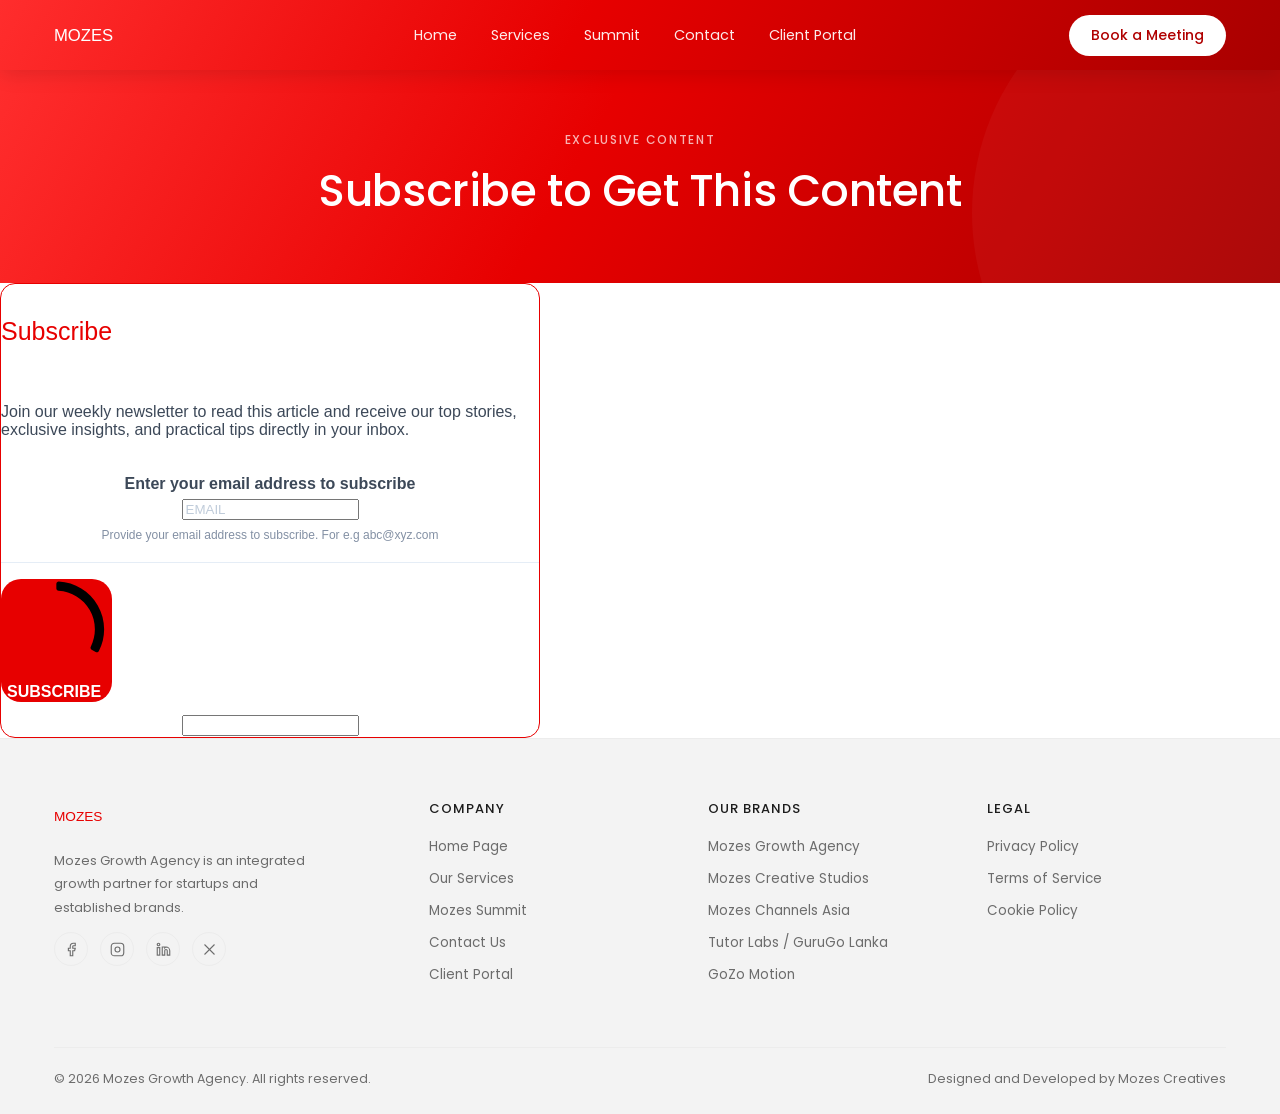
<file: Exclusive-Content.html>
<!DOCTYPE html>
<html lang="en">
<head>
       <!-- ====== FAVICON LINK ====== -->
  <link rel="icon" type="image" href="https://ik.imagekit.io/mozes/Logos/fav"></link>

  <meta charset="UTF-8">
  <meta name="viewport" content="width=device-width, initial-scale=1.0">
  <title>Exclusive Content - Mozes Growth Agency</title>
  <meta name="description" content="Subscribe to our newsletter to read this article and receive our top stories, exclusive insights, and practical tips directly in your inbox.">
  <link rel="preconnect" href="https://fonts.googleapis.com">
  <link rel="preconnect" href="https://fonts.gstatic.com" crossorigin>
  <link href="https://fonts.googleapis.com/css2?family=Poppins:wght@300;400;500;600;700&display=swap" rel="stylesheet">
  
  <!-- ====== ALL STYLES ====== -->
  <link rel="stylesheet" href="styles.css">
</head>
<body>

  <!-- ====== NAVBAR (injected by navbar.js) ====== -->
  <header class="navbar" id="navbarRoot"></header>

  <main>
    <!-- ============================================================
         READ ARTICLE HERO
         ============================================================ -->
    <section class="read-hero">
      <div class="wrap">
        <div class="read-hero-content">
          <p class="eyebrow">Exclusive Content</p>
          <h1>Subscribe to Get This Content</h1>
        </div>
      </div>
    </section>

    
<!-- NEWSLETTER (injected by newsletter.js) -->
          <div class="newsletter-box" id="newsletterRoot"></div>
   

        </div>
      </div>
    </section>

  </main>

  <!-- ====== FOOTER (injected by footer.js) ====== -->
  <footer id="footerRoot"></footer>

  <!-- ====== ALL SCRIPTS ====== -->
  <script src="scripts.js" defer></script>
</body>
</html>
</file>
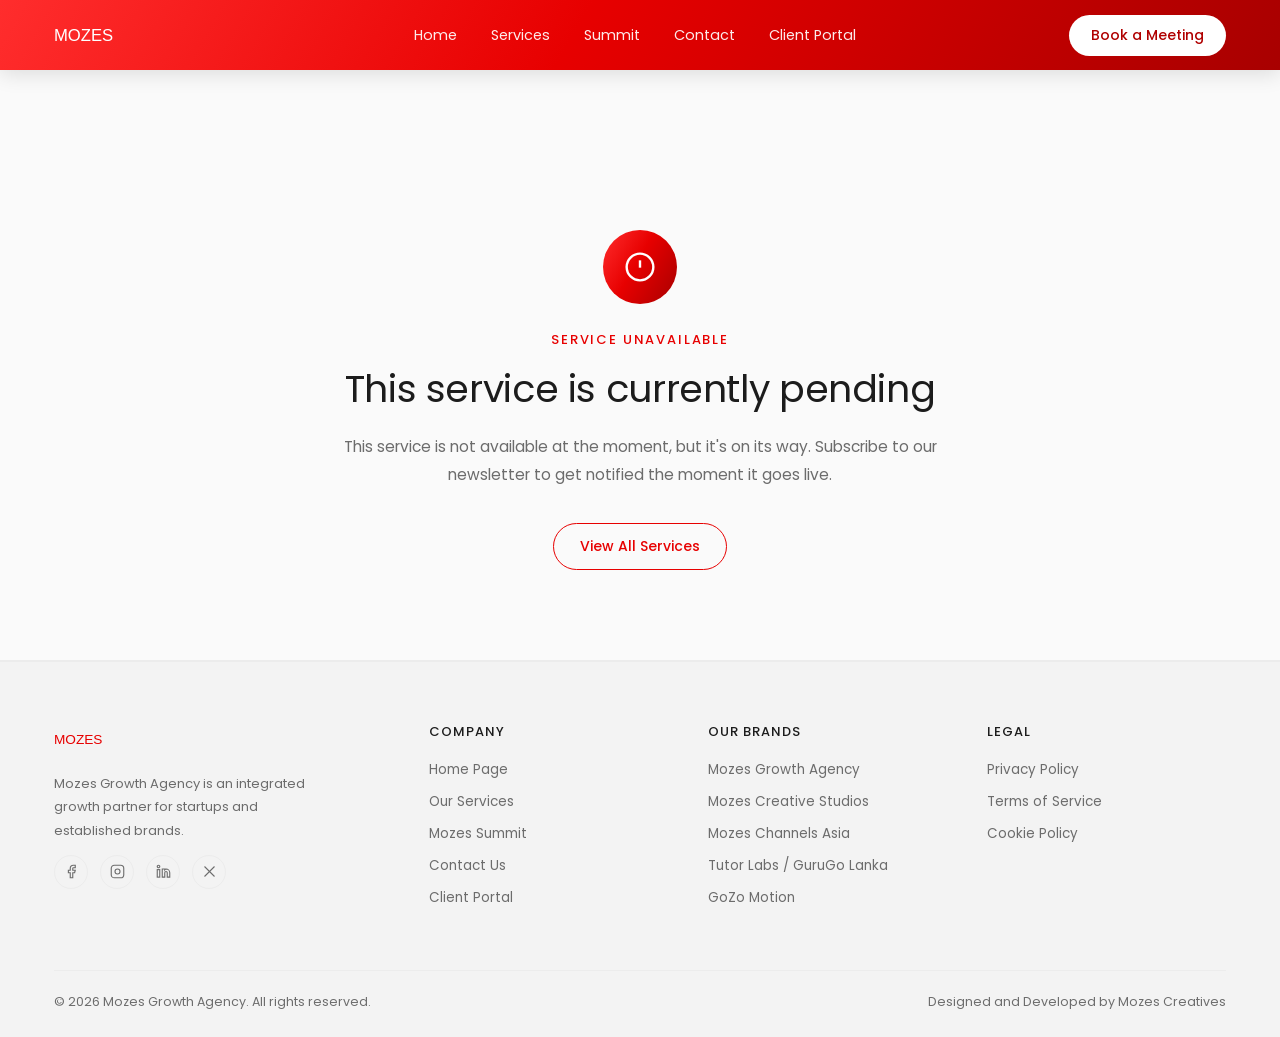
<file: service-pending.html>
<!DOCTYPE html>
<html lang="en">
<head>
  <!-- ====== FAVICON LINK ====== -->
  <link rel="icon" type="image" href="https://ik.imagekit.io/mozes/Logos/fav"></link>

  <meta charset="UTF-8">
  <meta name="viewport" content="width=device-width, initial-scale=1.0">
  <title>Service Coming Soon - Mozes Growth Agency</title>
  <meta name="description" content="This service is currently pending and will be available soon. Subscribe to the Mozes Growth Agency newsletter to get notified when it launches.">
  <link rel="preconnect" href="https://fonts.googleapis.com">
  <link rel="preconnect" href="https://fonts.gstatic.com" crossorigin>
  <link href="https://fonts.googleapis.com/css2?family=Poppins:wght@300;400;500&display=swap" rel="stylesheet">

  <!-- ====== ALL STYLES ====== -->
  <link rel="stylesheet" href="styles.css">

  <!-- ====== PAGE-SPECIFIC STYLES ====== -->
  <style>
    .pending-hero {
      padding: 160px 0 90px;
      background: var(--surface);
      border-bottom: 1px solid var(--border);
      text-align: center;
    }
    .pending-hero .wrap { max-width: 720px; }
    .pending-icon {
      width: 74px;
      height: 74px;
      margin: 0 auto 26px;
      border-radius: 50%;
      background: var(--grad);
      display: flex;
      align-items: center;
      justify-content: center;
    }
    .pending-icon svg { width: 32px; height: 32px; stroke: #fff; fill: none; }
    .pending-hero .eyebrow { display: flex; justify-content: center; }
    .pending-hero .section-title { margin: 0 0 16px; }
    .pending-hero .section-sub { margin: 0 auto 34px; text-align: center; }
    .pending-hero .btn-row {
      display: flex;
      align-items: center;
      justify-content: center;
      gap: 14px;
      flex-wrap: wrap;
    }

    .pending-newsletter { background: var(--white); }
    .pending-newsletter .wrap { max-width: 560px; text-align: center; }
    .pending-newsletter .head-row { justify-content: center; text-align: center; display: block; }
    .pending-newsletter .section-sub { margin: 0 auto 8px; }

    .pending-note {
      font-size: 13px;
      color: var(--ink-soft);
      margin-top: 18px;
    }
  </style>
</head>
<body>

  <!-- ====== NAVBAR (injected by navbar.js) ====== -->
  <header class="navbar" id="navbarRoot"></header>

  <main id="home">

    <!-- ============================================================
         SERVICE PENDING NOTICE
         ============================================================ -->
    <section class="pending-hero">
      <div class="wrap">
        <div class="pending-icon">
          <svg viewBox="0 0 24 24" stroke-width="1.8"><circle cx="12" cy="12" r="10"></circle><line x1="12" y1="7" x2="12" y2="12.5"></line><line x1="12" y1="16" x2="12.01" y2="16"></line></svg>
        </div>
        <p class="eyebrow">Service unavailable</p>
        <h1 class="section-title">This service is currently pending</h1>
        <p class="section-sub">This service is not available at the moment, but it's on its way. Subscribe to our newsletter to get notified the moment it goes live.</p>
        <div class="btn-row">
          <a href="/index.html#services" class="btn">View All Services</a>
        </div>
      </div>
    </section>


  <!-- ====== FOOTER (injected by footer.js) ====== -->
  <footer id="footerRoot"></footer>

  <!-- ====== ALL SCRIPTS ====== -->
  <script src="scripts.js" defer></script>
</body>
</html>
</file>
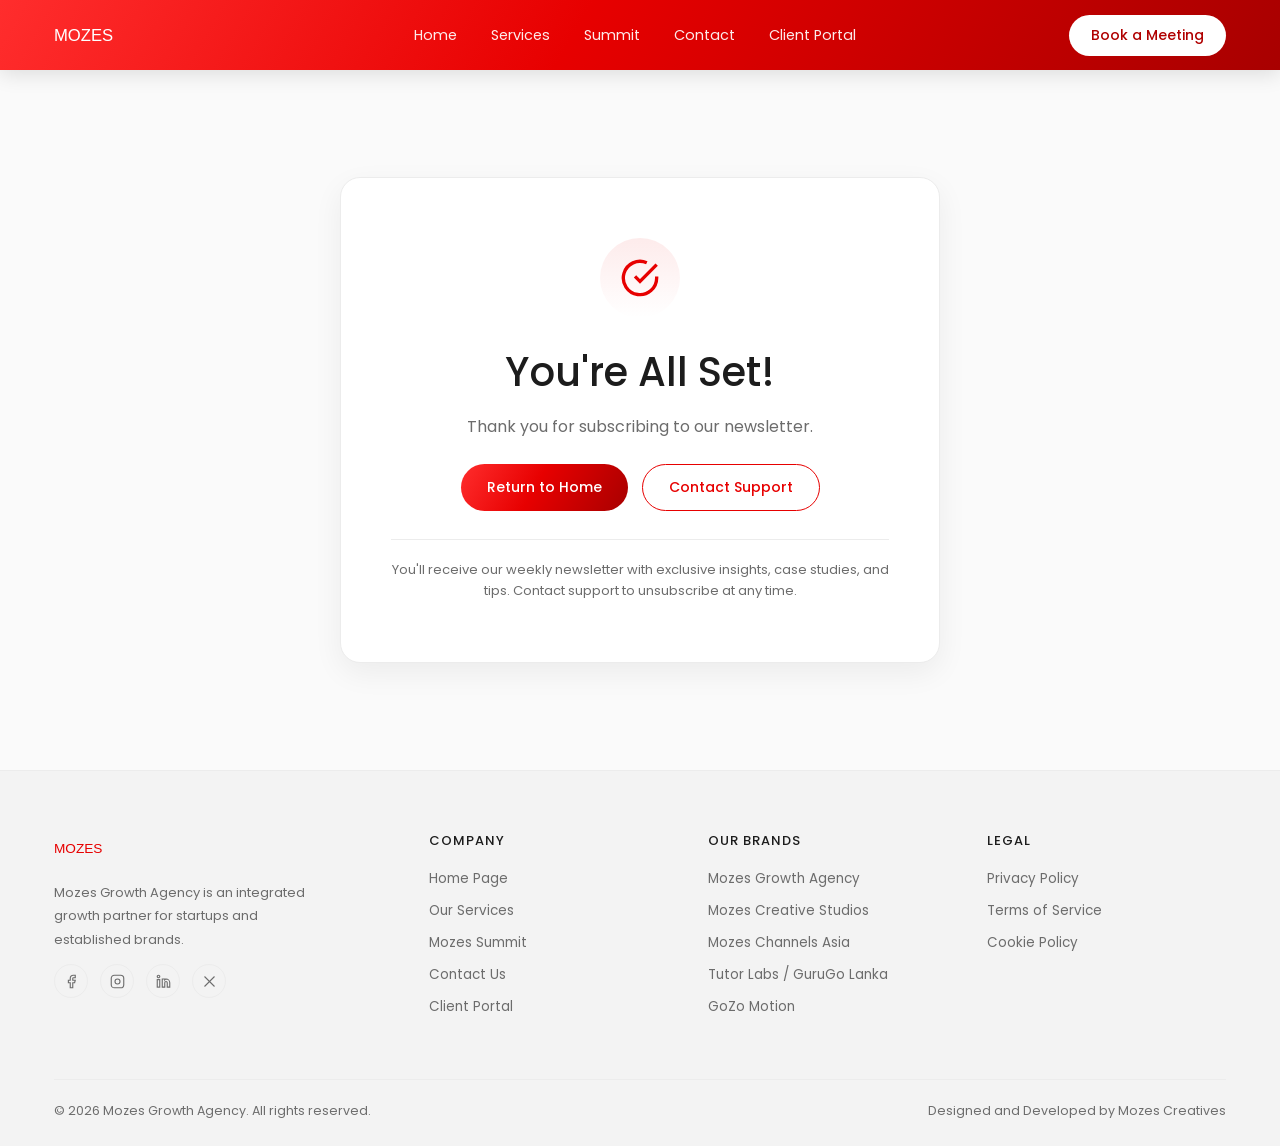
<file: thankyou.html>
<!DOCTYPE html>
<html lang="en">
<head>
     <!-- ====== FAVICON LINK ====== -->
  <link rel="icon" type="image" href="https://ik.imagekit.io/mozes/Logos/fav"></link>

  <meta charset="UTF-8">
  <meta name="viewport" content="width=device-width, initial-scale=1.0">
  <title>Thank You - Mozes Growth Agency</title>
  <meta name="description" content="Thank you for subscribing to the Mozes Growth Agency newsletter. Check your inbox to confirm your subscription.">
  <link rel="preconnect" href="https://fonts.googleapis.com">
  <link rel="preconnect" href="https://fonts.gstatic.com" crossorigin>
  <link href="https://fonts.googleapis.com/css2?family=Poppins:wght@300;400;500;600;700&display=swap" rel="stylesheet">
  
  <!-- ====== ALL STYLES ====== -->
  <link rel="stylesheet" href="styles.css">
</head>
<body>

  <!-- ====== NAVBAR (injected by navbar.js) ====== -->
  <header class="navbar" id="navbarRoot"></header>

  <main>
    <!-- ============================================================
         THANK YOU HERO
         ============================================================ -->
    <section class="thankyou-hero">
      <div class="wrap">
        <div class="thankyou-content">
          <div class="thankyou-icon">
            <svg viewBox="0 0 24 24" fill="none" stroke="currentColor" stroke-width="2">
              <path d="M22 11.08V12a10 10 0 1 1-5.93-9.14"/>
              <polyline points="22 4 12 14.01 9 11.01"/>
            </svg>
          </div>
          <h1>You're All Set!</h1>
          <p class="thankyou-subtitle">Thank you for subscribing to our newsletter.</p>
    
          <div class="thankyou-actions">
            <a href="/index.html" class="btn solid">Return to Home</a>
            <a href="mailto:hello@mozes.live" class="btn">Contact Support</a>
          </div>
          <div class="thankyou-footer-text">
            <p>You'll receive our weekly newsletter with exclusive insights, case studies, and tips. Contact support to unsubscribe at any time.</p>
          </div>
        </div>
      </div>
    </section>

  </main>

  <!-- ====== FOOTER (injected by footer.js) ====== -->
  <footer id="footerRoot"></footer>

  <!-- ====== ALL SCRIPTS ====== -->
  <script src="scripts.js" defer></script>
</body>
</html>
</file>
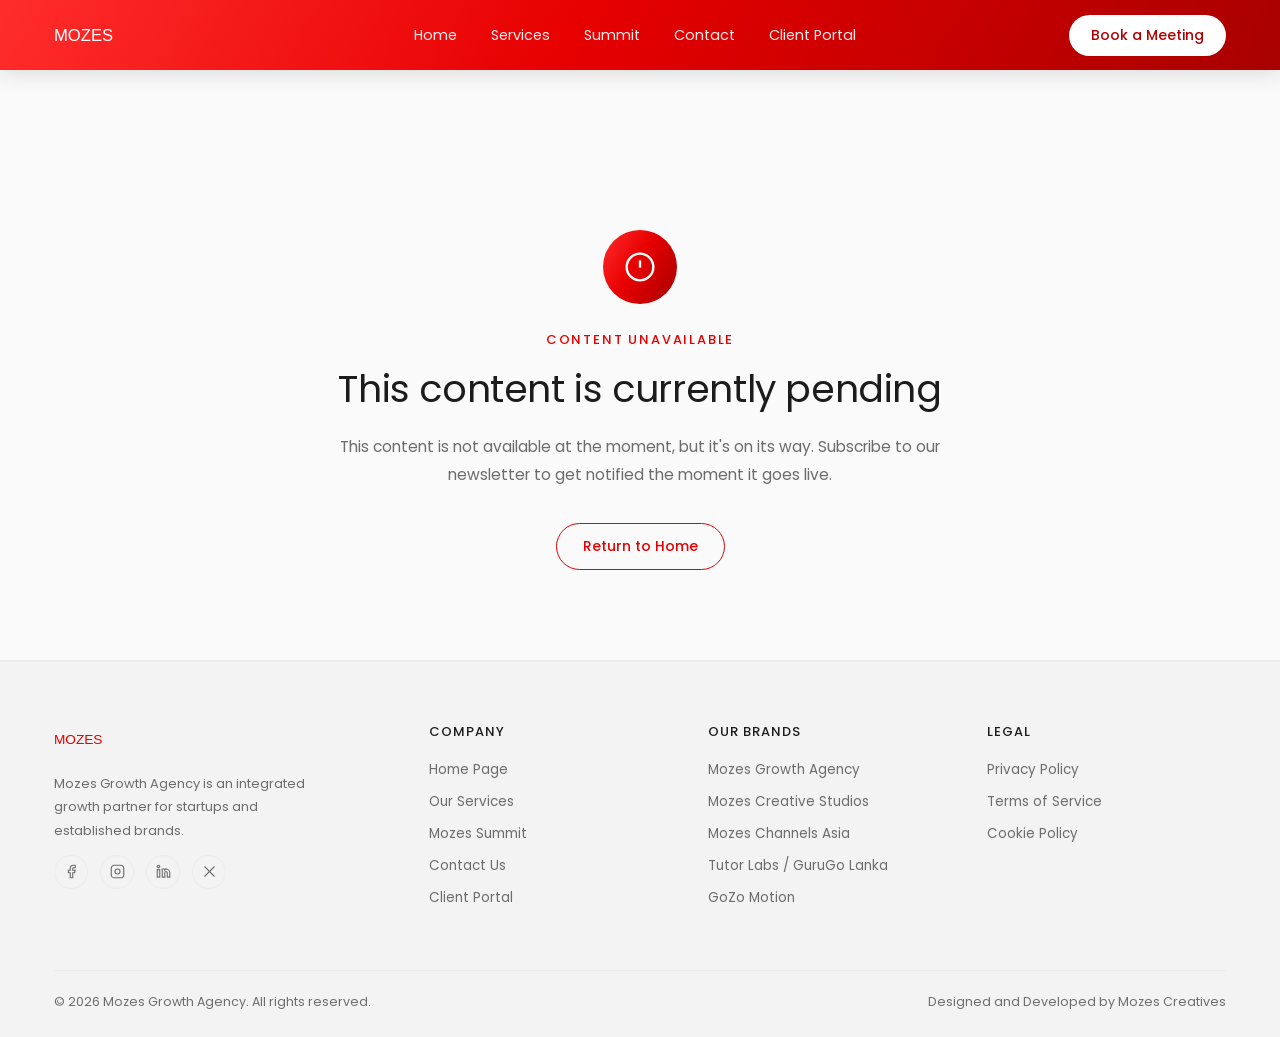
<file: this-content-is-currently-pending.html>
<!DOCTYPE html>
<html lang="en">
<head>
  <!-- ====== FAVICON LINK ====== -->
  <link rel="icon" type="image" href="https://ik.imagekit.io/mozes/Logos/fav"></link>

  <meta charset="UTF-8">
  <meta name="viewport" content="width=device-width, initial-scale=1.0">
  <title>Not Available - Mozes Growth Agency</title>
  <meta name="description" content="This content is currently pending and will be available soon. Subscribe to the Mozes Growth Agency newsletter to get notified when it launches.">
  <link rel="preconnect" href="https://fonts.googleapis.com">
  <link rel="preconnect" href="https://fonts.gstatic.com" crossorigin>
  <link href="https://fonts.googleapis.com/css2?family=Poppins:wght@300;400;500&display=swap" rel="stylesheet">

  <!-- ====== ALL STYLES ====== -->
  <link rel="stylesheet" href="styles.css">

  <!-- ====== PAGE-SPECIFIC STYLES ====== -->
  <style>
    .pending-hero {
      padding: 160px 0 90px;
      background: var(--surface);
      border-bottom: 1px solid var(--border);
      text-align: center;
    }
    .pending-hero .wrap { max-width: 720px; }
    .pending-icon {
      width: 74px;
      height: 74px;
      margin: 0 auto 26px;
      border-radius: 50%;
      background: var(--grad);
      display: flex;
      align-items: center;
      justify-content: center;
    }
    .pending-icon svg { width: 32px; height: 32px; stroke: #fff; fill: none; }
    .pending-hero .eyebrow { display: flex; justify-content: center; }
    .pending-hero .section-title { margin: 0 0 16px; }
    .pending-hero .section-sub { margin: 0 auto 34px; text-align: center; }
    .pending-hero .btn-row {
      display: flex;
      align-items: center;
      justify-content: center;
      gap: 14px;
      flex-wrap: wrap;
    }

    .pending-newsletter { background: var(--white); }
    .pending-newsletter .wrap { max-width: 560px; text-align: center; }
    .pending-newsletter .head-row { justify-content: center; text-align: center; display: block; }
    .pending-newsletter .section-sub { margin: 0 auto 8px; }

    .pending-note {
      font-size: 13px;
      color: var(--ink-soft);
      margin-top: 18px;
    }
  </style>
</head>
<body>

  <!-- ====== NAVBAR (injected by navbar.js) ====== -->
  <header class="navbar" id="navbarRoot"></header>

  <main id="home">

    <!-- ============================================================
         SERVICE PENDING NOTICE
         ============================================================ -->
    <section class="pending-hero">
      <div class="wrap">
        <div class="pending-icon">
          <svg viewBox="0 0 24 24" stroke-width="1.8"><circle cx="12" cy="12" r="10"></circle><line x1="12" y1="7" x2="12" y2="12.5"></line><line x1="12" y1="16" x2="12.01" y2="16"></line></svg>
        </div>
        <p class="eyebrow">Content Unavailable</p>
        <h1 class="section-title">This content is currently pending</h1>
        <p class="section-sub">This content is not available at the moment, but it's on its way. Subscribe to our newsletter to get notified the moment it goes live.</p>
        <div class="btn-row">
          <a href="/index.html" class="btn">Return to Home</a>
        </div>
      </div>
    </section>


  <!-- ====== FOOTER (injected by footer.js) ====== -->
  <footer id="footerRoot"></footer>

  <!-- ====== ALL SCRIPTS ====== -->
  <script src="scripts.js" defer></script>
</body>
</html>
</file>
<file: styles.css>
/* ============================================================
   STYLES.CSS — All styles for Mozes Growth Agency
   Includes: Root variables, base, navbar, footer, chat, newsletter, and page styles
   ============================================================ */

/* ---------- ROOT VARIABLES ---------- */
:root {
  --white: #ffffff;
  --surface: #fafafa;
  --surface-2: #f3f3f3;
  --ink: #1c1c1c;
  --ink-soft: #6c6c6c;
  --border: #ececec;
  --red: #E70000;
  --red-dark: #B00000;
  --red-soft: #FF3B3B;
  --grad: linear-gradient(120deg, #FF2D2D 0%, #E70000 45%, #A80000 100%);
  --grad-soft: linear-gradient(180deg, rgba(231,0,0,.08), rgba(231,0,0,0));
  --shadow: 0 10px 30px rgba(0,0,0,0.06);
  --radius: 4px;
  --maxw: 1220px;
}

/* ---------- RESET & BASE ---------- */
* { box-sizing: border-box; }
body {
  margin: 0;
  font-family: 'Poppins', Arial, sans-serif;
  font-weight: 400;
  background: var(--white);
  color: var(--ink);
  -webkit-font-smoothing: antialiased;
  overflow-x: hidden;
}
b, strong { font-weight: 500; }
img { max-width: 100%; display: block; }
a { text-decoration: none; color: inherit; }
ul { list-style: none; margin: 0; padding: 0; }
.wrap { max-width: var(--maxw); margin: 0 auto; padding: 0 24px; }
section { padding: 88px 0; }

/* ---------- TYPOGRAPHY HELPERS ---------- */
.eyebrow {
  color: var(--red);
  font-size: 13px;
  letter-spacing: .14em;
  text-transform: uppercase;
  margin: 0 0 10px;
  font-weight: 500;
}
.section-title {
  font-size: clamp(26px, 3.4vw, 38px);
  font-weight: 400;
  margin: 0 0 14px;
  letter-spacing: -0.01em;
}
.section-sub {
  color: var(--ink-soft);
  font-size: 15.5px;
  line-height: 1.8;
  max-width: 640px;
  margin: 0 0 46px;
}
.head-row {
  display: flex;
  align-items: flex-end;
  justify-content: space-between;
  gap: 24px;
  margin-bottom: 46px;
  flex-wrap: wrap;
}
.head-row .section-sub { margin-bottom: 0; }

/* ---------- BUTTONS & LINKS ---------- */
.btn {
  display: inline-flex;
  align-items: center;
  gap: 8px;
  font-family: inherit;
  font-size: 14px;
  font-weight: 500;
  padding: 12px 26px;
  border-radius: 999px;
  border: 1px solid var(--red);
  color: var(--red);
  background: transparent;
  cursor: pointer;
  transition: all .25s ease;
  white-space: nowrap;
}
.btn:hover { background: var(--red); color: #fff; }
.btn.solid { background: var(--grad); color: #fff; border: none; }
.btn.solid:hover { filter: brightness(1.08); }
.btn.small { padding: 8px 18px; font-size: 13px; }
.link-arrow {
  display: inline-flex;
  align-items: center;
  gap: 6px;
  color: var(--red);
  font-size: 13.5px;
  font-weight: 500;
}
.link-arrow svg { width: 14px; height: 14px; transition: transform .25s ease; }
.link-arrow:hover svg { transform: translateX(4px); }
.tag {
  display: inline-block;
  font-size: 11.5px;
  letter-spacing: .08em;
  text-transform: uppercase;
  color: #fff;
  background: var(--grad);
  padding: 5px 12px;
  border-radius: 999px;
  font-weight: 500;
}

/* ============================================================
   NAVBAR STYLES
   ============================================================ */
.navbar {
  position: sticky; top: 0; z-index: 1000;
  background: var(--grad);
  box-shadow: 0 4px 20px rgba(0,0,0,.12);
}
.nav-inner {
  max-width: var(--maxw);
  margin: 0 auto;
  padding: 14px 24px;
  display: flex;
  align-items: center;
  justify-content: space-between;
  gap: 20px;
}
.logo-link { display: flex; align-items: center; height: 42px; }
.logo-link img { height: 42px; width: auto; max-width: 180px; object-fit: contain; }
.nav-links {
  display: flex;
  align-items: center;
  gap: 34px;
}
.nav-links a {
  color: #fff;
  font-size: 14.5px;
  font-weight: 400;
  opacity: .92;
  position: relative;
  padding: 6px 0;
  text-decoration: none;
}
.nav-links a:hover { opacity: 1; }
.nav-links a::after {
  content: "";
  position: absolute; left: 0; bottom: 0;
  width: 0; height: 1.5px; background: #fff;
  transition: width .25s ease;
}
.nav-links a:hover::after { width: 100%; }
.nav-right { display: flex; align-items: center; gap: 18px; }
.nav-book {
  background: #fff;
  color: var(--red-dark);
  padding: 10px 22px;
  border-radius: 999px;
  font-size: 14px;
  font-weight: 500;
  text-decoration: none;
}
.nav-book:hover { background: var(--ink); color: #fff; }
.burger {
  display: none;
  flex-direction: column;
  gap: 5px;
  cursor: pointer;
  background: none; border: none; padding: 4px;
}
.burger span { width: 24px; height: 2px; background: #fff; display: block; }

/* ---------- HERO ---------- */
.hero {
  position: relative;
  height: 88vh;
  min-height: 560px;
  width: 100vw;
  overflow: hidden;
  padding: 0;
}
.hero-slide {
  position: absolute; inset: 0;
  opacity: 0;
  transition: opacity 1.4s ease;
}
.hero-slide.active { opacity: 1; }
.hero-slide img { width: 100%; height: 100%; object-fit: cover; }
.hero-scrim {
  position: absolute; left: 0; right: 0; bottom: 0;
  height: 62%;
  background: linear-gradient(0deg, rgba(18,18,18,.97) 10%, rgba(18,18,18,.65) 55%, rgba(18,18,18,0) 100%);
  pointer-events: none;
}
.hero-content {
  position: absolute; left: 0; bottom: 0; z-index: 5;
  padding: 0 6vw 56px;
  max-width: 680px;
}
.hero-content .eyebrow { margin-bottom: 14px; }
.hero-content h1 {
  font-size: clamp(28px, 4.6vw, 50px);
  font-weight: 400;
  color: var(--red);
  margin: 0 0 16px;
  line-height: 1.12;
}
.hero-content p {
  color: #ffffff !important;
  font-size: 15.5px;
  line-height: 1.85;
  margin: 0 0 26px;
  max-width: 560px;
}
.hero-dots {
  position: absolute; right: 6vw; bottom: 56px; z-index: 5;
  display: flex; flex-direction: column; gap: 10px;
}
.hero-dots button {
  width: 9px; height: 9px; border-radius: 50%;
  border: 1.5px solid var(--red);
  background: transparent; cursor: pointer; padding: 0;
}
.hero-dots button.active { background: var(--red); }

/* ---------- TRUSTED BY (marquee) ---------- */
.trusted { padding: 52px 0; background: var(--surface); border-top: 1px solid var(--border); border-bottom: 1px solid var(--border); }
.trusted .wrap { padding: 0; }
.trusted p {
  text-align: center; color: var(--ink-soft); font-size: 12.5px;
  letter-spacing: .14em; text-transform: uppercase; margin: 0 0 30px;
}
.marquee { width: 100%; overflow: hidden; -webkit-mask-image: linear-gradient(90deg, transparent, #000 8%, #000 92%, transparent); mask-image: linear-gradient(90deg, transparent, #000 8%, #000 92%, transparent); }
.marquee-track { display: flex; width: max-content; gap: 70px; animation: scrollx 26s linear infinite; align-items: center; }
.marquee-track img { height: 32px; width: auto; filter: grayscale(1); opacity: .55; object-fit: contain; }
@keyframes scrollx { from { transform: translateX(0); } to { transform: translateX(-50%); } }

/* ---------- SERVICES GRID ---------- */
.services-grid {
  display: grid;
  grid-template-columns: repeat(3, 1fr);
  gap: 1px;
  background: var(--border);
  border: 1px solid var(--border);
}
.service-card {
  background: var(--white);
  padding: 38px 30px;
  transition: background .25s ease;
}
.service-card:hover { background: var(--surface); }
.service-icon {
  width: 46px; height: 46px;
  border-radius: 12px;
  background: var(--grad-soft);
  display: flex; align-items: center; justify-content: center;
  margin-bottom: 22px;
}
.service-icon svg { width: 22px; height: 22px; stroke: var(--red); fill: none; }
.service-card h3 { font-size: 18px; font-weight: 500; margin: 0 0 10px; }
.service-card p { font-size: 14px; line-height: 1.75; color: var(--ink-soft); margin: 0 0 20px; }

/* ---------- FEATURE SPLIT ---------- */
.feature-split {
  display: grid;
  grid-template-columns: 1fr 1fr;
  gap: 0;
  align-items: stretch;
  border: 1px solid var(--border);
  border-radius: 10px;
  overflow: hidden;
}
.feature-split .feature-img { height: 100%; min-height: 360px; overflow: hidden; }
.feature-split .feature-img img { width: 100%; height: 100%; object-fit: cover; }
.feature-split .feature-text { padding: 56px; display: flex; flex-direction: column; justify-content: center; }
.feature-split.reverse { direction: rtl; }
.feature-split.reverse .feature-text { direction: ltr; }
.feature-split.reverse .feature-img { direction: ltr; }
.feature-text h3 { font-size: clamp(22px, 3vw, 30px); font-weight: 400; margin: 0 0 16px; }
.feature-text p { font-size: 14.5px; line-height: 1.85; color: var(--ink-soft); margin: 0 0 24px; }

/* ---------- BANNER AD ---------- */
.banner-ad {
  position: relative;
  border-radius: var(--radius);
  overflow: hidden;
  min-height: 340px;
  display: flex; align-items: center;
}
.banner-ad img { position: absolute; inset: 0; width: 100%; height: 100%; object-fit: cover; }
.banner-ad .overlay {
  position: absolute; inset: 0;
  background: linear-gradient(100deg, rgba(18,18,18,.86) 20%, rgba(18,18,18,.35) 65%, rgba(18,18,18,.05));
}
.banner-ad .content { position: relative; z-index: 2; padding: 60px; max-width: 560px; }
.banner-ad .content .eyebrow { color: var(--red-soft); }
.banner-ad h3 { color: #fff; font-size: clamp(24px, 3.2vw, 34px); font-weight: 400; margin: 0 0 16px; }
.banner-ad p { color: rgba(255,255,255,.82); font-size: 14.5px; line-height: 1.85; margin: 0 0 26px; }

/* ---------- COUNTS ---------- */
.counts { background: var(--grad); padding: 64px 0; }
.counts-grid {
  display: grid;
  grid-template-columns: repeat(5, 1fr);
  gap: 20px;
  text-align: center;
}
.count-item .num { color: #fff; font-size: clamp(26px, 3.4vw, 38px); font-weight: 500; margin-bottom: 6px; }
.count-item .label { color: rgba(255,255,255,.88); font-size: 13px; letter-spacing: .03em; }

/* ---------- CARD GRID ---------- */
.card-grid { display: grid; grid-template-columns: repeat(3, 1fr); gap: 28px; }
.proj-card {
  background: var(--white);
  border: 1px solid var(--border);
  border-radius: var(--radius);
  overflow: hidden;
  transition: transform .25s ease, box-shadow .25s ease;
}
.proj-card:hover { transform: translateY(-5px); box-shadow: var(--shadow); }
.proj-card .thumb { height: 190px; overflow: hidden; position: relative; }
.proj-card .thumb img { width: 100%; height: 100%; object-fit: cover; transition: transform .5s ease; }
.proj-card:hover .thumb img { transform: scale(1.06); }
.proj-card .thumb .tag { position: absolute; left: 14px; top: 14px; }
.proj-card .body { padding: 22px; }
.proj-card h4 { font-size: 16.5px; font-weight: 500; margin: 0 0 10px; }
.proj-card p { font-size: 13.5px; color: var(--ink-soft); line-height: 1.7; margin: 0 0 18px; }

/* ---------- UPLOAD CARDS ---------- */
.upload-card {
  display: flex; flex-direction: column;
  border-top: 2px solid var(--red);
  background: var(--surface);
  padding: 0;
}
.upload-card .thumb { height: 170px; overflow: hidden; }
.upload-card .thumb img { width: 100%; height: 100%; object-fit: cover; }
.upload-card .body { padding: 20px 22px 26px; }
.upload-card .cat { font-size: 11px; letter-spacing: .1em; text-transform: uppercase; color: var(--red); margin-bottom: 10px; display: block; }
.upload-card h4 { font-size: 15.5px; font-weight: 500; margin: 0 0 8px; }
.upload-card p { font-size: 13px; color: var(--ink-soft); line-height: 1.7; margin: 0 0 14px; }

/* ---------- CAREERS ---------- */
.career-grid { display: grid; grid-template-columns: repeat(3, 1fr); gap: 24px; }
.career-card {
  display: flex; flex-direction: column;
  border: 1px solid var(--border);
  border-radius: var(--radius);
  overflow: hidden;
  background: var(--white);
}
.career-card .badge {
  position: absolute; right: 12px; top: 12px;
  background: #fff; color: var(--red);
  font-size: 10.5px; letter-spacing: .06em; text-transform: uppercase;
  padding: 4px 10px; border-radius: 999px; font-weight: 500;
}
.career-card .career-body { padding: 22px; display: flex; flex-direction: column; flex: 1; }
.career-card h4 { font-size: 16.5px; font-weight: 500; margin: 0 0 6px; }
.career-card .apply-email { font-size: 12.5px; color: var(--red); margin-bottom: 12px; }
.career-card p { font-size: 13.5px; color: var(--ink-soft); line-height: 1.7; margin: 0 0 20px; flex: 1; }

/* ---------- ABOUT ---------- */
.about-intro { max-width: 720px; margin: 0 auto 56px; text-align: center; }

/* ---------- TEAM ---------- */
.team-grid {
  display: grid; grid-template-columns: repeat(5, 1fr); gap: 24px; margin-top: 64px;
}
.team-card {
  text-align: center;
  padding: 32px 20px;
  background: var(--surface);
  border: 1px solid var(--border);
  border-radius: var(--radius);
  transition: border-color .25s ease, transform .25s ease;
}
.team-card:hover { border-color: var(--red); transform: translateY(-4px); }
.team-card h5 { font-size: 15px; font-weight: 500; margin: 0 0 4px; }
.team-card .role { font-size: 12.5px; color: var(--red); margin: 0 0 10px; }
.team-card .desc { font-size: 12px; line-height: 1.6; color: var(--ink-soft); margin: 0 0 14px; }
.team-card .mail { font-size: 11.5px; color: var(--red); font-weight: 500; }

/* ---------- CEO SECTION ---------- */
.ceo-section {
  background: var(--surface);
  text-align: center;
  position: relative;
  overflow: hidden;
}
.ceo-section::before {
  content: "";
  position: absolute;
  top: -120px;
  left: 50%;
  width: 900px;
  height: 320px;
  transform: translateX(-50%);
  background: var(--grad-soft);
  filter: blur(10px);
  pointer-events: none;
}
.ceo-section .eyebrow { position: relative; }
.ceo-section .section-title { position: relative; margin: 0 0 44px; }
.ceo-card {
  position: relative;
  max-width: none;
  margin: 0 auto;
  background: var(--white);
  border: 1px solid var(--border);
  border-radius: 20px;
  padding: 56px 64px 52px;
  box-shadow: var(--shadow);
}
.ceo-photo { display: flex; justify-content: center; margin: 0 0 16px; }
.ceo-photo .photo-ring {
  width: 64px; height: 64px;
  border-radius: 50%;
  padding: 3px;
  background: var(--grad);
}
.ceo-photo img {
  width: 100%; height: 100%;
  border-radius: 50%;
  object-fit: cover;
  display: block;
  border: 2px solid var(--white);
}
.ceo-name { font-size: 19px; font-weight: 500; letter-spacing: -0.01em; margin: 0 0 8px; color: var(--ink); }
.ceo-role {
  display: inline-block;
  font-size: 11.5px; font-weight: 500;
  letter-spacing: .06em; text-transform: uppercase;
  color: var(--red);
  background: var(--grad-soft);
  border: 1px solid var(--border);
  padding: 4px 14px;
  border-radius: 999px;
  margin: 0 0 22px;
}
.ceo-desc { font-size: 14.5px; line-height: 1.85; color: var(--ink-soft); max-width: 800px; margin: 0 auto 20px; }
.ceo-email {
  display: inline-flex; align-items: center; gap: 7px;
  font-size: 13.5px; font-weight: 500; color: var(--red);
}
.ceo-email:hover { text-decoration: underline; }
.ceo-divider { width: 48px; height: 2px; background: var(--grad); border-radius: 2px; margin: 26px auto; }
.ceo-actions { display: flex; flex-wrap: wrap; justify-content: center; gap: 14px; }
.ceo-actions .btn svg { flex-shrink: 0; }

/* ---------- CONTACT ---------- */
.contact-grid { display: grid; grid-template-columns: 1fr 1fr; gap: 60px; align-items: start; }
.contact-info h3 { font-size: 22px; font-weight: 400; margin: 0 0 18px; }
.contact-info .row { display: flex; gap: 14px; margin-bottom: 20px; align-items: flex-start; }
.contact-info .row svg { width: 18px; height: 18px; stroke: var(--red); fill: none; flex-shrink: 0; margin-top: 3px; }
.contact-info .row div { font-size: 14px; color: var(--ink-soft); line-height: 1.7; }
.contact-info .row strong { color: var(--ink); display: block; font-weight: 500; margin-bottom: 2px; }



/* ============================================================
   FOOTER STYLES
   ============================================================ */
footer { background: var(--surface-2); border-top: 1px solid var(--border); padding: 60px 0 26px; }
.footer-top {
  display: grid; grid-template-columns: 1.4fr 1fr 1fr 1fr; gap: 40px; margin-bottom: 50px;
}
.footer-brand img { height: 34px; width: auto; margin-bottom: 16px; }
.footer-brand p { font-size: 13px; color: var(--ink-soft); line-height: 1.8; max-width: 280px; }
.footer-col h6 { font-size: 13px; text-transform: uppercase; letter-spacing: .08em; font-weight: 500; margin: 0 0 18px; color: var(--ink); }
.footer-col a { display: block; font-size: 13.5px; color: var(--ink-soft); margin-bottom: 12px; text-decoration: none; }
.footer-col a:hover { color: var(--red); }
.social-row { display: flex; gap: 12px; margin-top: 6px; }
.social-row a {
  width: 34px; height: 34px; border-radius: 50%; border: 1px solid var(--border);
  display: flex; align-items: center; justify-content: center;
}
.social-row a:hover { background: var(--red); border-color: var(--red); }
.social-row a:hover svg { stroke: #fff; }
.social-row svg { width: 15px; height: 15px; stroke: var(--ink-soft); fill: none; }
.footer-bottom {
  border-top: 1px solid var(--border); padding-top: 22px;
  display: flex; justify-content: space-between; flex-wrap: wrap; gap: 10px;
  font-size: 12.5px; color: var(--ink-soft);
}

/* ============================================================
   RESPONSIVE
   ============================================================ */
@media (max-width: 980px) {
  .services-grid { grid-template-columns: repeat(2, 1fr); }
  .card-grid { grid-template-columns: repeat(2, 1fr); }
  .career-grid { grid-template-columns: repeat(2, 1fr); }
  .team-grid { grid-template-columns: repeat(3, 1fr); }
  .counts-grid { grid-template-columns: repeat(3, 1fr); }
  .footer-top { grid-template-columns: 1fr 1fr; }
  .feature-split { grid-template-columns: 1fr; }
  .feature-split .feature-img { min-height: 260px; }
  .contact-grid { grid-template-columns: 1fr; }
}
@media (max-width: 768px) {
  .nav-links {
    position: fixed; inset: 64px 0 0 0; height: calc(100vh - 64px);
    background: var(--grad); flex-direction: column; justify-content: flex-start;
    padding: 36px 24px; gap: 26px;
    transform: translateX(100%); transition: transform .3s ease; z-index: 900;
  }
  .nav-links.open { transform: translateX(0); }
  .nav-links a { font-size: 18px; }
  .nav-book { display: none; }
  .nav-links .nav-book-mobile {
    display: inline-flex; background: #fff; color: var(--red-dark);
    padding: 12px 24px; border-radius: 999px; font-weight: 500; margin-top: 10px;
    text-decoration: none;
  }
  .burger { display: flex; }
  section { padding: 60px 0; }
  .services-grid, .career-grid { grid-template-columns: 1fr; }
  .card-grid { grid-template-columns: 1fr; }
  .team-grid { grid-template-columns: repeat(2, 1fr); }
  .counts-grid { grid-template-columns: repeat(2, 1fr); }
  .footer-top { grid-template-columns: 1fr; }
  .hero-content { max-width: 92%; padding: 0 5vw 40px; }
  .hero-dots { display: none; }
  .ceo-card { padding: 32px 24px 30px; border-radius: 16px; }
  .ceo-actions { flex-direction: column; align-items: stretch; width: 100%; }
  .ceo-actions .btn { justify-content: center; }
}
@media (max-width: 1100px) { .team-grid { grid-template-columns: repeat(3, 1fr); } }
@media (max-width: 700px) { .team-grid { grid-template-columns: repeat(2, 1fr); } }






html {
  scroll-behavior: smooth; /* This enables native smooth scroll */
}







/* ============================================================
   SERVICE PAGE SPECIFIC STYLES
   Add these to your existing styles.css
   ============================================================ */

/* ---------- QUICK NAV ---------- */
.quicknav {
  background: var(--white); 
  border-bottom: 1px solid var(--border); 
  position: sticky; 
  top: 70px; 
  z-index: 900;
}
.quicknav .wrap {
  display: flex; 
  gap: 30px; 
  overflow-x: auto; 
  padding: 16px 24px;
}
.quicknav a {
  font-size: 13px; 
  font-weight: 500; 
  color: var(--ink-soft); 
  white-space: nowrap;
  padding: 4px 2px; 
  border-bottom: 2px solid transparent;
}
.quicknav a:hover { color: var(--red); }

/* ---------- PROCESS GRID ---------- */
.process-grid {
  display: grid; 
  grid-template-columns: repeat(4, 1fr); 
  gap: 24px;
}
.process-card {
  border: 1px solid var(--border);
  border-radius: var(--radius);
  padding: 30px 26px;
  background: var(--white);
  transition: transform .25s ease, box-shadow .25s ease;
}
.process-card:hover {
  transform: translateY(-5px); 
  box-shadow: var(--shadow);
}
.process-card .step-num {
  font-size: 13px; 
  color: var(--red); 
  font-weight: 500;
  letter-spacing: .08em; 
  margin-bottom: 16px;
}
.process-card h4 {
  font-size: 16.5px; 
  font-weight: 500; 
  margin: 0 0 10px;
}
.process-card p {
  font-size: 13.5px; 
  color: var(--ink-soft); 
  line-height: 1.7; 
  margin: 0;
}

/* ---------- PRICING GRID ---------- */
.pricing-grid {
  display: grid; 
  grid-template-columns: repeat(3, 1fr); 
  gap: 24px; 
  align-items: stretch;
}
.price-card {
  border: 1px solid var(--border);
  border-radius: 10px;
  padding: 34px 28px;
  background: var(--white);
  display: flex; 
  flex-direction: column;
  transition: transform .25s ease, box-shadow .25s ease;
}
.price-card:hover {
  transform: translateY(-5px); 
  box-shadow: var(--shadow);
}
.price-card.featured {
  border-color: var(--red);
  position: relative;
  background: var(--grad-soft);
}
.price-card .plan-badge {
  align-self: flex-start;
  margin-bottom: 14px;
}
.price-card h3 {
  font-size: 19px; 
  font-weight: 500; 
  margin: 0 0 6px;
}
.price-card .fit {
  font-size: 13px; 
  color: var(--ink-soft); 
  margin: 0 0 20px; 
  line-height: 1.6;
}
.price-card .spend {
  font-size: 13px; 
  color: var(--ink); 
  margin: 0 0 22px; 
  padding-bottom: 22px; 
  border-bottom: 1px solid var(--border);
}
.price-card .spend strong {
  display: block; 
  font-size: 22px; 
  font-weight: 500; 
  margin-top: 4px;
}
.price-card ul.plan-list {
  flex: 1; 
  margin: 0 0 26px;
}
.price-card ul.plan-list li {
  display: flex; 
  gap: 10px; 
  align-items: flex-start;
  font-size: 13.5px; 
  color: var(--ink-soft); 
  line-height: 1.6; 
  margin-bottom: 12px;
}
.price-card ul.plan-list svg {
  width: 15px; 
  height: 15px; 
  stroke: var(--red); 
  fill: none; 
  flex-shrink: 0; 
  margin-top: 3px;
}
.price-card .btn {
  width: 100%; 
  justify-content: center;
}
.pricing-note {
  font-size: 12.5px; 
  color: var(--ink-soft); 
  margin-top: 26px; 
  text-align: center;
}

/* ---------- DOWNLOADS GRID ---------- */
.downloads-grid {
  display: grid; 
  grid-template-columns: repeat(3, 1fr); 
  gap: 24px;
}
.download-card {
  display: flex; 
  gap: 18px;
  border: 1px solid var(--border);
  border-radius: var(--radius);
  padding: 26px;
  background: var(--white);
  align-items: flex-start;
}
.download-card .dl-icon {
  width: 44px; 
  height: 44px; 
  border-radius: 10px; 
  background: var(--grad-soft);
  display: flex; 
  align-items: center; 
  justify-content: center; 
  flex-shrink: 0;
}
.download-card .dl-icon svg {
  width: 20px; 
  height: 20px; 
  stroke: var(--red); 
  fill: none;
}
.download-card h4 {
  font-size: 15px; 
  font-weight: 500; 
  margin: 0 0 6px;
}
.download-card p {
  font-size: 12.5px; 
  color: var(--ink-soft); 
  line-height: 1.65; 
  margin: 0 0 14px;
}
.download-card .dl-meta {
  font-size: 11px; 
  color: var(--ink-soft); 
  margin-bottom: 14px; 
  letter-spacing: .02em;
}
.download-card .btn.small {
  padding: 8px 16px; 
  font-size: 12.5px;
}

/* ---------- FAQ ---------- */
.faq-list {
  max-width: 820px; 
  margin: 0 auto;
}
.faq-item {
  border-bottom: 1px solid var(--border); 
  padding: 22px 0;
}
.faq-item summary {
  cursor: pointer; 
  list-style: none; 
  display: flex; 
  align-items: center; 
  justify-content: space-between;
  font-size: 16px; 
  font-weight: 500; 
  color: var(--ink);
}
.faq-item summary::-webkit-details-marker { display: none; }
.faq-item summary .plus {
  width: 22px; 
  height: 22px; 
  border-radius: 50%; 
  border: 1px solid var(--red); 
  color: var(--red);
  display: flex; 
  align-items: center; 
  justify-content: center; 
  font-size: 14px; 
  flex-shrink: 0; 
  margin-left: 20px;
  transition: transform .25s ease;
}
.faq-item[open] summary .plus { transform: rotate(45deg); }
.faq-item p {
  font-size: 14px; 
  color: var(--ink-soft); 
  line-height: 1.8; 
  margin: 14px 0 0; 
  max-width: 680px;
}

/* ---------- AUDIT BOX ---------- */
.audit-box {
  border: 1px dashed var(--border);
  border-radius: var(--radius);
  padding: 40px 30px;
  background: var(--surface);
}
.audit-box h4 {
  font-size: 16px; 
  font-weight: 500; 
  margin: 0 0 8px;
}
.audit-box p {
  font-size: 13px; 
  color: var(--ink-soft); 
  margin: 0 0 22px; 
  line-height: 1.7;
}
.audit-form {
  display: flex; 
  flex-direction: column; 
  gap: 12px;
}
.audit-form input {
  border: 1px solid var(--border); 
  background: var(--white); 
  color: var(--ink);
  border-radius: var(--radius); 
  padding: 12px 14px; 
  font-family: inherit; 
  font-size: 13.5px;
}
.audit-form input::placeholder { color: var(--ink-soft); }
.audit-form button { margin-top: 4px; }

/* ---------- RESPONSIVE FOR SERVICE PAGE ---------- */
@media (max-width: 980px) {
  .process-grid { grid-template-columns: repeat(2, 1fr); }
  .pricing-grid { grid-template-columns: 1fr; }
  .downloads-grid { grid-template-columns: 1fr; }
}
@media (max-width: 768px) {
  .process-grid { grid-template-columns: 1fr; }
  .quicknav { top: 60px; }
  .quicknav .wrap { gap: 16px; padding: 12px 20px; }
  .quicknav a { font-size: 12px; }
}





/* ============================================================
   CLIENT PORTAL STYLES
   Add these to your existing styles.css
   ============================================================ */

/* ---------- PORTAL HERO ---------- */
.portal-hero {
  background: var(--grad);
  padding: 100px 0 60px;
  position: relative;
  overflow: hidden;
}
.portal-hero::before {
  content: '';
  position: absolute;
  top: -50%;
  right: -20%;
  width: 600px;
  height: 600px;
  background: rgba(255,255,255,.05);
  border-radius: 50%;
}
.portal-hero-content {
  position: relative;
  z-index: 1;
  text-align: center;
}
.portal-hero-content .eyebrow {
  color: rgba(255,255,255,.7);
  margin-bottom: 12px;
}
.portal-hero-content h1 {
  color: #fff;
  font-size: clamp(32px, 4.6vw, 50px);
  font-weight: 500;
  margin: 0 0 12px;
  letter-spacing: -0.01em;
}
.portal-hero-content p {
  color: rgba(255,255,255,.85);
  font-size: 16px;
  line-height: 1.7;
  max-width: 480px;
  margin: 0 auto;
}

/* ---------- PORTAL SECTION ---------- */
.portal-section {
  padding: 60px 0 88px;
  background: var(--surface);
}
.portal-grid {
  display: grid;
  grid-template-columns: 1fr 1fr;
  gap: 60px;
  align-items: start;
}

/* ---------- LOGIN CARD ---------- */
.portal-login {
  max-width: 500px;
  margin: 0 auto;
  width: 100%;
}
.login-card {
  background: var(--white);
  border: 1px solid var(--border);
  border-radius: 16px;
  padding: 48px 40px;
  box-shadow: var(--shadow);
}
.login-header {
  text-align: center;
  margin-bottom: 32px;
}
.login-icon {
  width: 60px;
  height: 60px;
  border-radius: 50%;
  background: var(--grad-soft);
  display: flex;
  align-items: center;
  justify-content: center;
  margin: 0 auto 16px;
}
.login-icon svg {
  width: 28px;
  height: 28px;
  stroke: var(--red);
}
.login-header h2 {
  font-size: 22px;
  font-weight: 500;
  margin: 0 0 6px;
  color: var(--ink);
}
.login-header p {
  font-size: 14px;
  color: var(--ink-soft);
  margin: 0;
}

/* ---------- FORM STYLES ---------- */
.login-form {
  display: flex;
  flex-direction: column;
  gap: 18px;
}
.form-group {
  display: flex;
  flex-direction: column;
  gap: 6px;
}
.form-group label {
  font-size: 13px;
  font-weight: 500;
  color: var(--ink);
}
.input-wrapper {
  position: relative;
  display: flex;
  align-items: center;
}
.input-wrapper svg {
  position: absolute;
  left: 14px;
  width: 18px;
  height: 18px;
  stroke: var(--ink-soft);
  pointer-events: none;
}
.input-wrapper input {
  width: 100%;
  padding: 12px 16px 12px 44px;
  border: 1px solid var(--border);
  border-radius: 10px;
  font-family: inherit;
  font-size: 14px;
  background: var(--white);
  color: var(--ink);
  transition: border-color .25s ease, box-shadow .25s ease;
}
.input-wrapper input:focus {
  outline: none;
  border-color: var(--red);
  box-shadow: 0 0 0 3px rgba(231,0,0,.1);
}
.input-wrapper input::placeholder {
  color: var(--ink-soft);
}
.toggle-password {
  position: absolute;
  right: 12px;
  background: none;
  border: none;
  cursor: pointer;
  padding: 4px;
}
.toggle-password svg {
  position: static;
  width: 18px;
  height: 18px;
  stroke: var(--ink-soft);
}
.toggle-password:hover svg {
  stroke: var(--red);
}

/* ---------- FORM OPTIONS ---------- */
.form-options {
  display: flex;
  align-items: center;
  justify-content: space-between;
  font-size: 13px;
}
.checkbox-label {
  display: flex;
  align-items: center;
  gap: 8px;
  cursor: pointer;
  color: var(--ink-soft);
}
.checkbox-label input {
  display: none;
}
.checkmark {
  width: 18px;
  height: 18px;
  border: 2px solid var(--border);
  border-radius: 4px;
  display: inline-block;
  position: relative;
  flex-shrink: 0;
  transition: all .25s ease;
}
.checkbox-label input:checked + .checkmark {
  background: var(--red);
  border-color: var(--red);
}
.checkbox-label input:checked + .checkmark::after {
  content: '';
  position: absolute;
  left: 5px;
  top: 1px;
  width: 6px;
  height: 11px;
  border: solid #fff;
  border-width: 0 2px 2px 0;
  transform: rotate(45deg);
}
.forgot-link {
  color: var(--red);
  text-decoration: none;
}
.forgot-link:hover {
  text-decoration: underline;
}

/* ---------- LOGIN ERROR ---------- */
.login-error {
  display: flex;
  align-items: center;
  gap: 10px;
  padding: 12px 16px;
  border-radius: 8px;
  background: #fef2f2;
  border: 1px solid #fecaca;
  color: #dc2626;
  font-size: 13px;
}
.login-error svg {
  width: 18px;
  height: 18px;
  flex-shrink: 0;
  stroke: #dc2626;
}
.login-error.show {
  display: flex !important;
  animation: shake 0.5s ease;
}

@keyframes shake {
  0%, 100% { transform: translateX(0); }
  25% { transform: translateX(-8px); }
  75% { transform: translateX(8px); }
}

/* ---------- LOGIN BUTTON ---------- */
.login-btn {
  width: 100%;
  justify-content: center;
  padding: 14px 26px;
  font-size: 15px;
  margin-top: 4px;
}
.login-btn svg {
  width: 18px;
  height: 18px;
}
.login-btn:disabled {
  opacity: .7;
  cursor: not-allowed;
}
.login-btn .spinner {
  display: none;
  width: 20px;
  height: 20px;
  border: 2px solid rgba(255,255,255,.3);
  border-top-color: #fff;
  border-radius: 50%;
  animation: spin 0.6s linear infinite;
}
.login-btn.loading .spinner {
  display: inline-block;
}
.login-btn.loading #loginBtnText {
  display: none;
}
.login-btn.loading svg {
  display: none;
}

@keyframes spin {
  to { transform: rotate(360deg); }
}

.login-footer {
  text-align: center;
  font-size: 13px;
  color: var(--ink-soft);
  padding-top: 8px;
  border-top: 1px solid var(--border);
}
.login-footer a {
  color: var(--red);
  font-weight: 500;
}
.login-footer a:hover {
  text-decoration: underline;
}

/* ---------- PORTAL INFO (Right Side) ---------- */
.portal-info {
  max-width: 500px;
  margin: 0 auto;
  width: 100%;
}
.info-card {
  background: var(--white);
  border: 1px solid var(--border);
  border-radius: 16px;
  padding: 40px 36px;
  box-shadow: var(--shadow);
}
.info-card h3 {
  font-size: 18px;
  font-weight: 500;
  margin: 0 0 24px;
  color: var(--ink);
}
.info-list {
  display: flex;
  flex-direction: column;
  gap: 16px;
  padding: 0;
  margin: 0 0 28px;
}
.info-list li {
  display: flex;
  align-items: center;
  gap: 12px;
  font-size: 14px;
  color: var(--ink-soft);
  line-height: 1.5;
}
.info-list li svg {
  width: 20px;
  height: 20px;
  stroke: var(--red);
  flex-shrink: 0;
}
.info-support {
  background: var(--surface);
  border-radius: 10px;
  padding: 20px 24px;
  text-align: center;
}
.info-support p {
  font-size: 13px;
  color: var(--ink-soft);
  margin: 0 0 12px;
}
.info-support .btn.small {
  padding: 8px 20px;
}

/* ---------- RESPONSIVE ---------- */
@media (max-width: 980px) {
  .portal-grid {
    grid-template-columns: 1fr;
    gap: 40px;
  }
  .portal-login,
  .portal-info {
    max-width: 100%;
  }
  .portal-hero {
    padding: 80px 0 50px;
  }
}
@media (max-width: 480px) {
  .login-card {
    padding: 32px 20px;
  }
  .portal-hero {
    padding: 60px 0 40px;
  }
  .form-options {
    flex-direction: column;
    gap: 12px;
    align-items: flex-start;
  }
  .info-card {
    padding: 28px 20px;
  }
}














/* ============================================================
   MEETING BOOKING PAGE STYLES
   Add these to your existing styles.css
   ============================================================ */

/* ---------- BOOKING HERO ---------- */
.booking-hero {
  background: var(--grad);
  padding: 60px 0 50px;
  position: relative;
  overflow: hidden;
}
.booking-hero::before {
  content: '';
  position: absolute;
  top: -50%;
  right: -15%;
  width: 500px;
  height: 500px;
  background: rgba(255,255,255,.04);
  border-radius: 50%;
}
.booking-hero-content {
  position: relative;
  z-index: 1;
  text-align: center;
}
.booking-hero-content .eyebrow {
  color: rgba(255,255,255,.7);
  margin-bottom: 8px;
  font-size: 12px;
}
.booking-hero-content h1 {
  color: #fff;
  font-size: clamp(30px, 4vw, 44px);
  font-weight: 500;
  margin: 0 0 10px;
  letter-spacing: -0.01em;
}
.booking-hero-content p {
  color: rgba(255,255,255,.85);
  font-size: 15px;
  line-height: 1.7;
  max-width: 540px;
  margin: 0 auto;
}

/* ---------- BOOKING SECTION ---------- */
.booking-section {
  padding: 50px 0 70px;
  background: var(--surface);
}
.booking-grid {
  display: grid;
  grid-template-columns: 1fr 1.2fr;
  gap: 50px;
  align-items: stretch;
}

/* ---------- LEFT: INFO CARD ---------- */
.booking-info {
  display: flex;
  align-items: stretch;
}
.booking-info-card {
  background: var(--white);
  border: 1px solid var(--border);
  border-radius: 16px;
  padding: 44px 38px;
  box-shadow: var(--shadow);
  width: 100%;
  display: flex;
  flex-direction: column;
  justify-content: center;
}
.booking-info-card h3 {
  font-size: 20px;
  font-weight: 500;
  margin: 0 0 20px;
  color: var(--ink);
}
.booking-features {
  display: flex;
  flex-direction: column;
  gap: 16px;
  padding: 0;
  margin: 0 0 28px;
}
.booking-features li {
  display: flex;
  align-items: center;
  gap: 12px;
  font-size: 14px;
  color: var(--ink-soft);
  line-height: 1.5;
}
.booking-features li svg {
  width: 20px;
  height: 20px;
  stroke: var(--red);
  flex-shrink: 0;
}
.booking-contact {
  background: var(--surface);
  border-radius: 10px;
  padding: 18px 22px;
  text-align: center;
  margin-top: auto;
}
.booking-contact p {
  font-size: 13px;
  color: var(--ink-soft);
  margin: 0 0 8px;
}
.booking-contact a {
  display: inline-block;
  color: var(--red);
  font-weight: 500;
  font-size: 14px;
  text-decoration: none;
  margin-bottom: 4px;
}
.booking-contact a:hover {
  text-decoration: underline;
}
.booking-contact span {
  display: block;
  font-size: 14px;
  color: var(--ink-soft);
}

/* ---------- RIGHT: BREVO FORM WRAPPER ---------- */
.booking-form-wrapper {
  background: var(--white);
  border: 1px solid var(--border);
  border-radius: 16px;
  padding: 36px 32px;
  box-shadow: var(--shadow);
  display: flex;
  align-items: center;
}
.booking-form-wrapper .sib-form {
  width: 100%;
}
.booking-form-wrapper #sib-container {
  max-width: 100% !important;
  background-color: transparent !important;
  border: none !important;
  padding: 0 !important;
  border-radius: 0 !important;
}
.booking-form-wrapper .sib-form-block__button {
  border-radius: 20px !important;
  width: 100%;
  justify-content: center;
}
.booking-form-wrapper .entry__field input {
  width: 100%;
  padding: 12px 16px;
  border: 1px solid #e0e0e0;
  border-radius: 8px;
  font-size: 14px;
  font-family: Helvetica, sans-serif;
}
.booking-form-wrapper .entry__field input:focus {
  outline: none;
  border-color: #e70000;
  box-shadow: 0 0 0 2px rgba(231, 0, 0, 0.1);
}
.booking-form-wrapper .sib-divider-form-block {
  margin: 12px 0;
}
.booking-form-wrapper .sib-form-message-panel {
  max-width: 100% !important;
}

/* ---------- RESPONSIVE ---------- */
@media (max-width: 980px) {
  .booking-grid {
    grid-template-columns: 1fr;
    gap: 30px;
  }
  .booking-info,
  .booking-form-wrapper {
    max-width: 560px;
    margin: 0 auto;
  }
  .booking-hero {
    padding: 50px 0 40px;
  }
}
@media (max-width: 480px) {
  .booking-info-card {
    padding: 28px 20px;
  }
  .booking-form-wrapper {
    padding: 24px 16px;
  }
  .booking-hero-content h1 {
    font-size: 24px;
  }
  .booking-hero {
    padding: 40px 0 30px;
  }
}

























/* ============================================================
   READ ARTICLE PAGE STYLES
   Add these to your existing styles.css
   ============================================================ */

/* ---------- READ HERO ---------- */
.read-hero {
  background: var(--grad);
  padding: 60px 0 50px;
  position: relative;
  overflow: hidden;
}
.read-hero::before {
  content: '';
  position: absolute;
  top: -50%;
  right: -15%;
  width: 500px;
  height: 500px;
  background: rgba(255,255,255,.04);
  border-radius: 50%;
}
.read-hero-content {
  position: relative;
  z-index: 1;
  text-align: center;
}
.read-hero-content .eyebrow {
  color: rgba(255,255,255,.7);
  margin-bottom: 8px;
  font-size: 12px;
}
.read-hero-content h1 {
  color: #fff;
  font-size: clamp(30px, 4vw, 44px);
  font-weight: 500;
  margin: 0 0 10px;
  letter-spacing: -0.01em;
}
.read-hero-content p {
  color: rgba(255,255,255,.85);
  font-size: 15px;
  line-height: 1.7;
  max-width: 540px;
  margin: 0 auto;
}

/* ---------- READ SECTION ---------- */
.read-section {
  padding: 50px 0 70px;
  background: var(--surface);
}
.read-grid {
  display: grid;
  grid-template-columns: 1fr 1fr;
  gap: 50px;
  align-items: stretch;
}

/* ---------- LEFT: ARTICLE PREVIEW ---------- */
.read-preview {
  display: flex;
  align-items: stretch;
}
.preview-card {
  background: var(--white);
  border: 1px solid var(--border);
  border-radius: 16px;
  padding: 36px 34px;
  box-shadow: var(--shadow);
  width: 100%;
  display: flex;
  flex-direction: column;
}
.preview-badge {
  margin-bottom: 14px;
}
.preview-card h2 {
  font-size: 22px;
  font-weight: 500;
  margin: 0 0 12px;
  color: var(--ink);
  line-height: 1.3;
}
.preview-meta {
  display: flex;
  gap: 16px;
  font-size: 12px;
  color: var(--ink-soft);
  margin-bottom: 16px;
  flex-wrap: wrap;
}
.preview-meta span {
  position: relative;
}
.preview-meta span:not(:last-child)::after {
  content: '•';
  margin-left: 16px;
  color: var(--border);
}
.preview-image {
  border-radius: 10px;
  overflow: hidden;
  margin-bottom: 16px;
}
.preview-image img {
  width: 100%;
  height: 200px;
  object-fit: cover;
}
.preview-excerpt {
  flex: 1;
}
.preview-excerpt p {
  font-size: 14px;
  color: var(--ink-soft);
  line-height: 1.8;
  margin: 0 0 16px;
}
.preview-lock {
  display: flex;
  align-items: center;
  gap: 10px;
  padding: 14px 18px;
  background: var(--surface);
  border-radius: 10px;
  border: 1px dashed var(--border);
  margin-top: auto;
}
.preview-lock svg {
  width: 20px;
  height: 20px;
  stroke: var(--red);
  flex-shrink: 0;
}
.preview-lock span {
  font-size: 13px;
  color: var(--ink-soft);
  font-weight: 500;
}

/* ---------- RIGHT: SUBSCRIBE CARD ---------- */
.read-subscribe {
  display: flex;
  align-items: stretch;
}
.subscribe-card {
  background: var(--white);
  border: 1px solid var(--border);
  border-radius: 16px;
  padding: 40px 36px;
  box-shadow: var(--shadow);
  width: 100%;
  display: flex;
  flex-direction: column;
  text-align: center;
}
.subscribe-icon {
  width: 64px;
  height: 64px;
  border-radius: 50%;
  background: var(--grad-soft);
  display: flex;
  align-items: center;
  justify-content: center;
  margin: 0 auto 16px;
}
.subscribe-icon svg {
  width: 30px;
  height: 30px;
  stroke: var(--red);
}
.subscribe-card h3 {
  font-size: 20px;
  font-weight: 500;
  margin: 0 0 10px;
  color: var(--ink);
}
.subscribe-card > p {
  font-size: 14px;
  color: var(--ink-soft);
  line-height: 1.7;
  margin: 0 0 24px;
}

/* ---------- NEWSLETTER IN SUBSCRIBE CARD ---------- */
.subscribe-card #newsletterRoot {
  width: 100%;
}
.subscribe-card #newsletterRoot .sib-form {
  padding: 0;
  width: 100%;
}
.subscribe-card #newsletterRoot #sib-container {
  max-width: 100% !important;
  background-color: transparent !important;
  border: none !important;
  padding: 0 !important;
  border-radius: 0 !important;
}
.subscribe-card #newsletterRoot .sib-form-block__button {
  border-radius: 20px !important;
  width: 100%;
  justify-content: center;
}
.subscribe-card #newsletterRoot .entry__field input {
  width: 100%;
  padding: 12px 16px;
  border: 1px solid #e0e0e0;
  border-radius: 8px;
  font-size: 14px;
  font-family: Helvetica, sans-serif;
}
.subscribe-card #newsletterRoot .entry__field input:focus {
  outline: none;
  border-color: #e70000;
  box-shadow: 0 0 0 2px rgba(231, 0, 0, 0.1);
}
.subscribe-card #newsletterRoot .sib-divider-form-block {
  margin: 12px 0;
}
.subscribe-card #newsletterRoot .sib-form-message-panel {
  max-width: 100% !important;
}

/* ---------- SUBSCRIBE BENEFITS ---------- */
.subscribe-benefits {
  margin-top: 24px;
  padding-top: 20px;
  border-top: 1px solid var(--border);
}
.subscribe-benefits ul {
  display: grid;
  grid-template-columns: 1fr 1fr;
  gap: 12px;
  padding: 0;
  margin: 0;
}
.subscribe-benefits ul li {
  display: flex;
  align-items: center;
  gap: 8px;
  font-size: 12.5px;
  color: var(--ink-soft);
  line-height: 1.4;
  text-align: left;
}
.subscribe-benefits ul li svg {
  width: 16px;
  height: 16px;
  stroke: var(--red);
  flex-shrink: 0;
}

/* ---------- RESPONSIVE ---------- */
@media (max-width: 980px) {
  .read-grid {
    grid-template-columns: 1fr;
    gap: 30px;
  }
  .read-preview,
  .read-subscribe {
    max-width: 620px;
    margin: 0 auto;
  }
  .read-hero {
    padding: 50px 0 40px;
  }
}
@media (max-width: 600px) {
  .preview-card {
    padding: 24px 18px;
  }
  .subscribe-card {
    padding: 28px 20px;
  }
  .preview-card h2 {
    font-size: 18px;
  }
  .preview-image img {
    height: 150px;
  }
  .subscribe-benefits ul {
    grid-template-columns: 1fr;
  }
  .preview-meta {
    font-size: 11px;
    gap: 10px;
  }
  .preview-meta span:not(:last-child)::after {
    margin-left: 10px;
  }
  .read-hero {
    padding: 40px 0 30px;
  }
  .read-hero-content h1 {
    font-size: 24px;
  }
}
@media (max-width: 400px) {
  .preview-lock {
    flex-direction: column;
    text-align: center;
  }
}















/* ============================================================
   THANK YOU PAGE STYLES
   Add these to your existing styles.css
   ============================================================ */

/* ---------- THANK YOU HERO ---------- */
.thankyou-hero {
  min-height: calc(100vh - 200px);
  display: flex;
  align-items: center;
  justify-content: center;
  background: var(--surface);
  padding: 60px 0;
}
.thankyou-content {
  max-width: 600px;
  margin: 0 auto;
  text-align: center;
  background: var(--white);
  border: 1px solid var(--border);
  border-radius: 20px;
  padding: 60px 50px;
  box-shadow: var(--shadow);
}
.thankyou-icon {
  width: 80px;
  height: 80px;
  border-radius: 50%;
  background: var(--grad-soft);
  display: flex;
  align-items: center;
  justify-content: center;
  margin: 0 auto 24px;
}
.thankyou-icon svg {
  width: 40px;
  height: 40px;
  stroke: var(--red);
}
.thankyou-content h1 {
  font-size: clamp(30px, 4vw, 40px);
  font-weight: 500;
  color: var(--ink);
  margin: 0 0 12px;
}
.thankyou-subtitle {
  font-size: 16px;
  color: var(--ink-soft);
  margin: 0 0 24px;
  line-height: 1.6;
}
.thankyou-message {
  background: var(--surface);
  border-radius: 12px;
  padding: 24px 28px;
  margin: 0 0 28px;
  text-align: left;
}
.thankyou-message p {
  font-size: 14px;
  color: var(--ink-soft);
  line-height: 1.7;
  margin: 0;
}
.thankyou-message p:first-child {
  margin-bottom: 8px;
}
.thankyou-note {
  font-weight: 500;
  color: var(--red) !important;
}
.thankyou-actions {
  display: flex;
  gap: 14px;
  justify-content: center;
  flex-wrap: wrap;
  margin-bottom: 28px;
}
.thankyou-actions .btn {
  min-width: 160px;
  justify-content: center;
}
.thankyou-footer-text {
  border-top: 1px solid var(--border);
  padding-top: 20px;
}
.thankyou-footer-text p {
  font-size: 13px;
  color: var(--ink-soft);
  line-height: 1.6;
  margin: 0;
}

/* ---------- RESPONSIVE ---------- */
@media (max-width: 600px) {
  .thankyou-content {
    padding: 36px 24px;
  }
  .thankyou-hero {
    min-height: calc(100vh - 140px);
    padding: 40px 0;
  }
  .thankyou-actions {
    flex-direction: column;
    align-items: stretch;
  }
  .thankyou-actions .btn {
    width: 100%;
    min-width: unset;
  }
  .thankyou-icon {
    width: 60px;
    height: 60px;
  }
  .thankyou-icon svg {
    width: 30px;
    height: 30px;
  }
}












    .summit-hero { padding: 0; }
    .summit-hero img.bg {
      position: absolute; inset: 0;
      width: 100%; height: 100%;
      object-fit: cover;
    }
    .summit-hero .hero-content .tag { margin-bottom: 16px; }

    .summit-meta {
      display: flex; flex-wrap: wrap; gap: 22px;
      margin: 0 0 26px;
    }
    .summit-meta span {
      display: inline-flex; align-items: center; gap: 8px;
      color: #fff !important; font-size: 13.5px;
    }
    .summit-meta svg { width: 16px; height: 16px; stroke: var(--red-soft); fill: none; flex-shrink: 0; }

    .summit-about { background: var(--surface); }

    .tba-card { text-align: center; }
    .tba-avatar {
      width: 56px; height: 56px; border-radius: 50%;
      background: var(--grad-soft);
      border: 1px dashed var(--red);
      display: flex; align-items: center; justify-content: center;
      margin: 0 auto 16px;
    }
    .tba-avatar svg { width: 22px; height: 22px; stroke: var(--red); fill: none; }

    .venue-grid { display: grid; grid-template-columns: 1fr 1fr; gap: 60px; align-items: start; }
    .venue-card {
      border: 1px solid var(--border);
      border-radius: var(--radius);
      padding: 40px;
      background: var(--surface);
      text-align: center;
    }
    .venue-card h3 { font-size: 20px; font-weight: 400; margin: 0 0 10px; }
    .venue-card p { font-size: 14px; color: var(--ink-soft); line-height: 1.8; margin: 0 0 24px; }

    @media (max-width: 980px) { .venue-grid { grid-template-columns: 1fr; } }

















/* ---------- SERVICE HERO (image bg, centered label) ---------- */
.service-hero {
  height: 46vh;
  min-height: 320px;
}
.service-hero .hero-scrim {
  height: 100%;
  background: linear-gradient(180deg, rgba(18,18,18,.68) 0%, rgba(18,18,18,.5) 45%, rgba(18,18,18,.75) 100%);
}
.service-hero-content {
  left: 50%;
  right: auto;
  bottom: auto;
  top: 50%;
  transform: translate(-50%, -50%);
  max-width: 1100px;
  padding: 0 4vw;
  text-align: center;
}
.service-hero-content .eyebrow { justify-content: center; display: flex; }
.service-hero-content h1 { margin: 0; }
.service-hero .hero-dots {
  left: 50%;
  right: auto;
  bottom: 22px;
  transform: translateX(-50%);
  flex-direction: row;
}

@media (min-width: 701px) {
  .service-hero-content h1 {
    white-space: nowrap;
  }
}

@media (max-width: 700px) {
  .service-hero { height: 36vh; min-height: 260px; }
}
</file>
